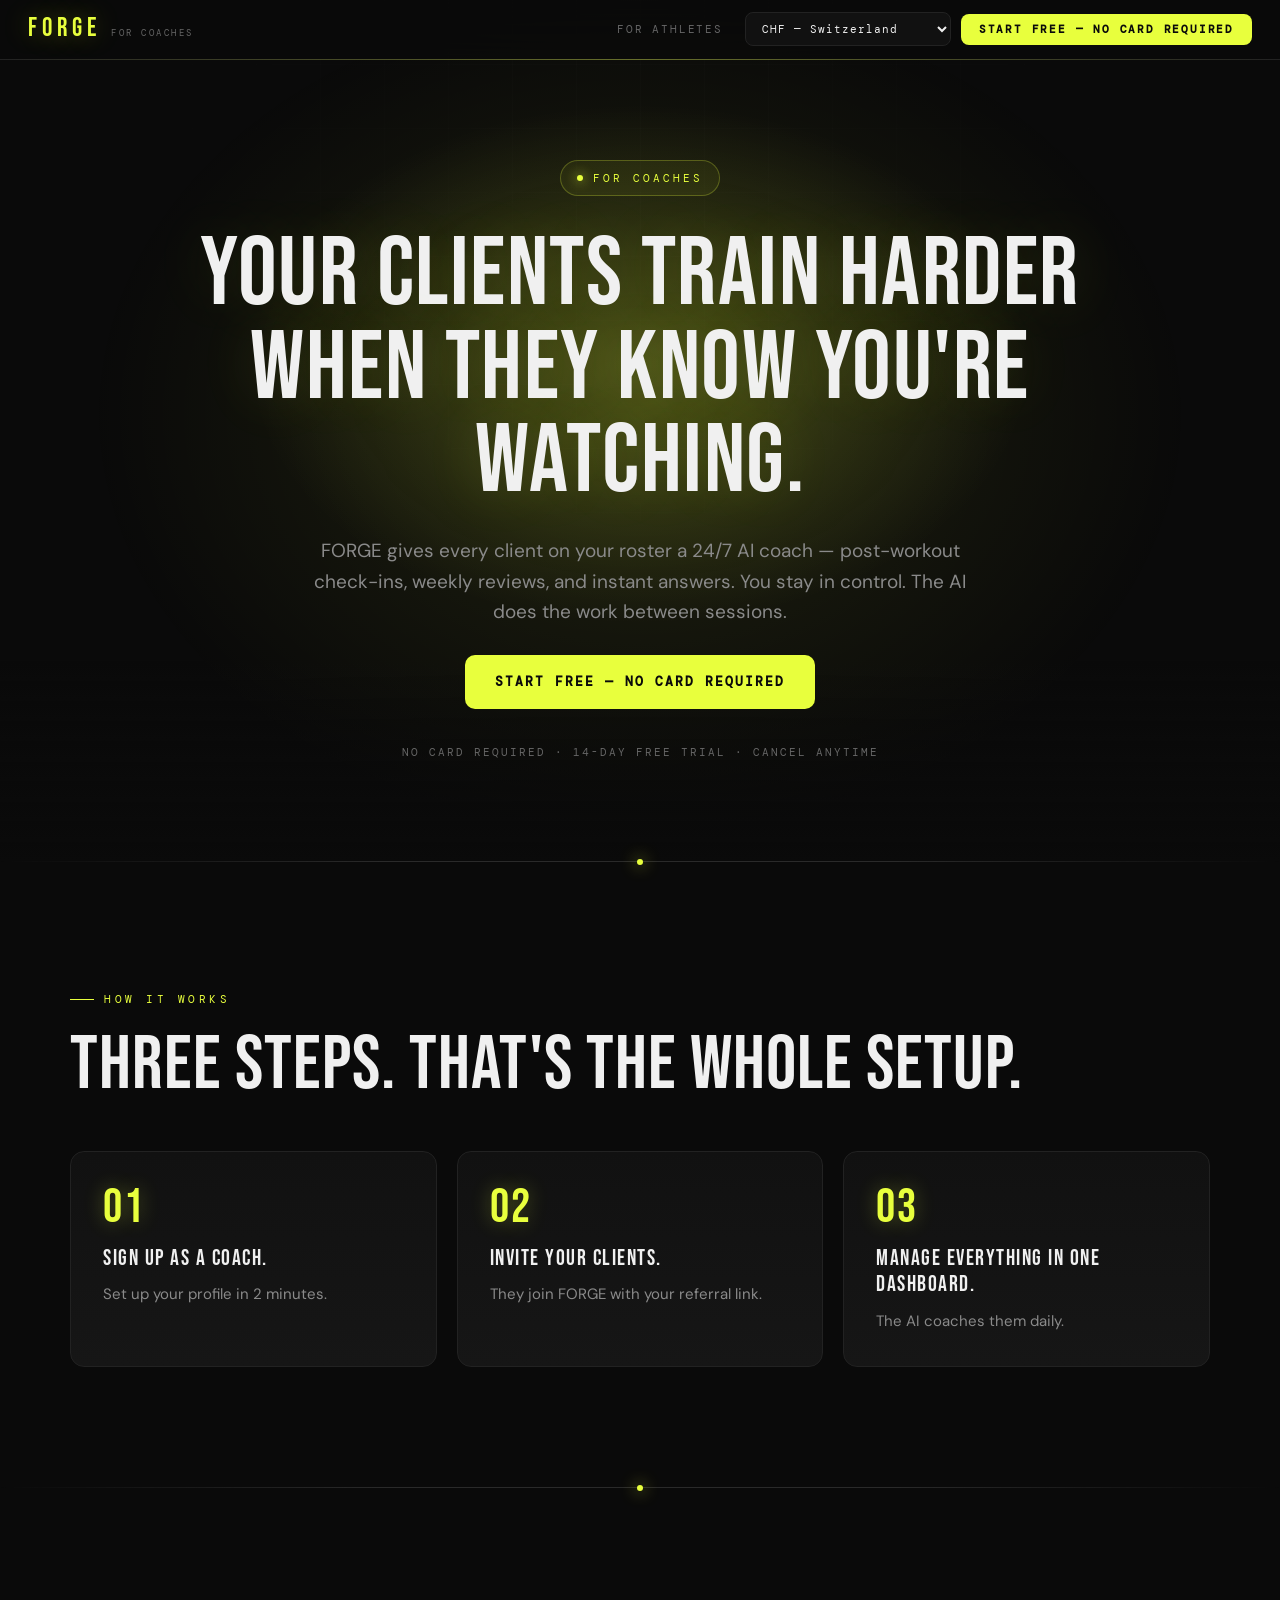
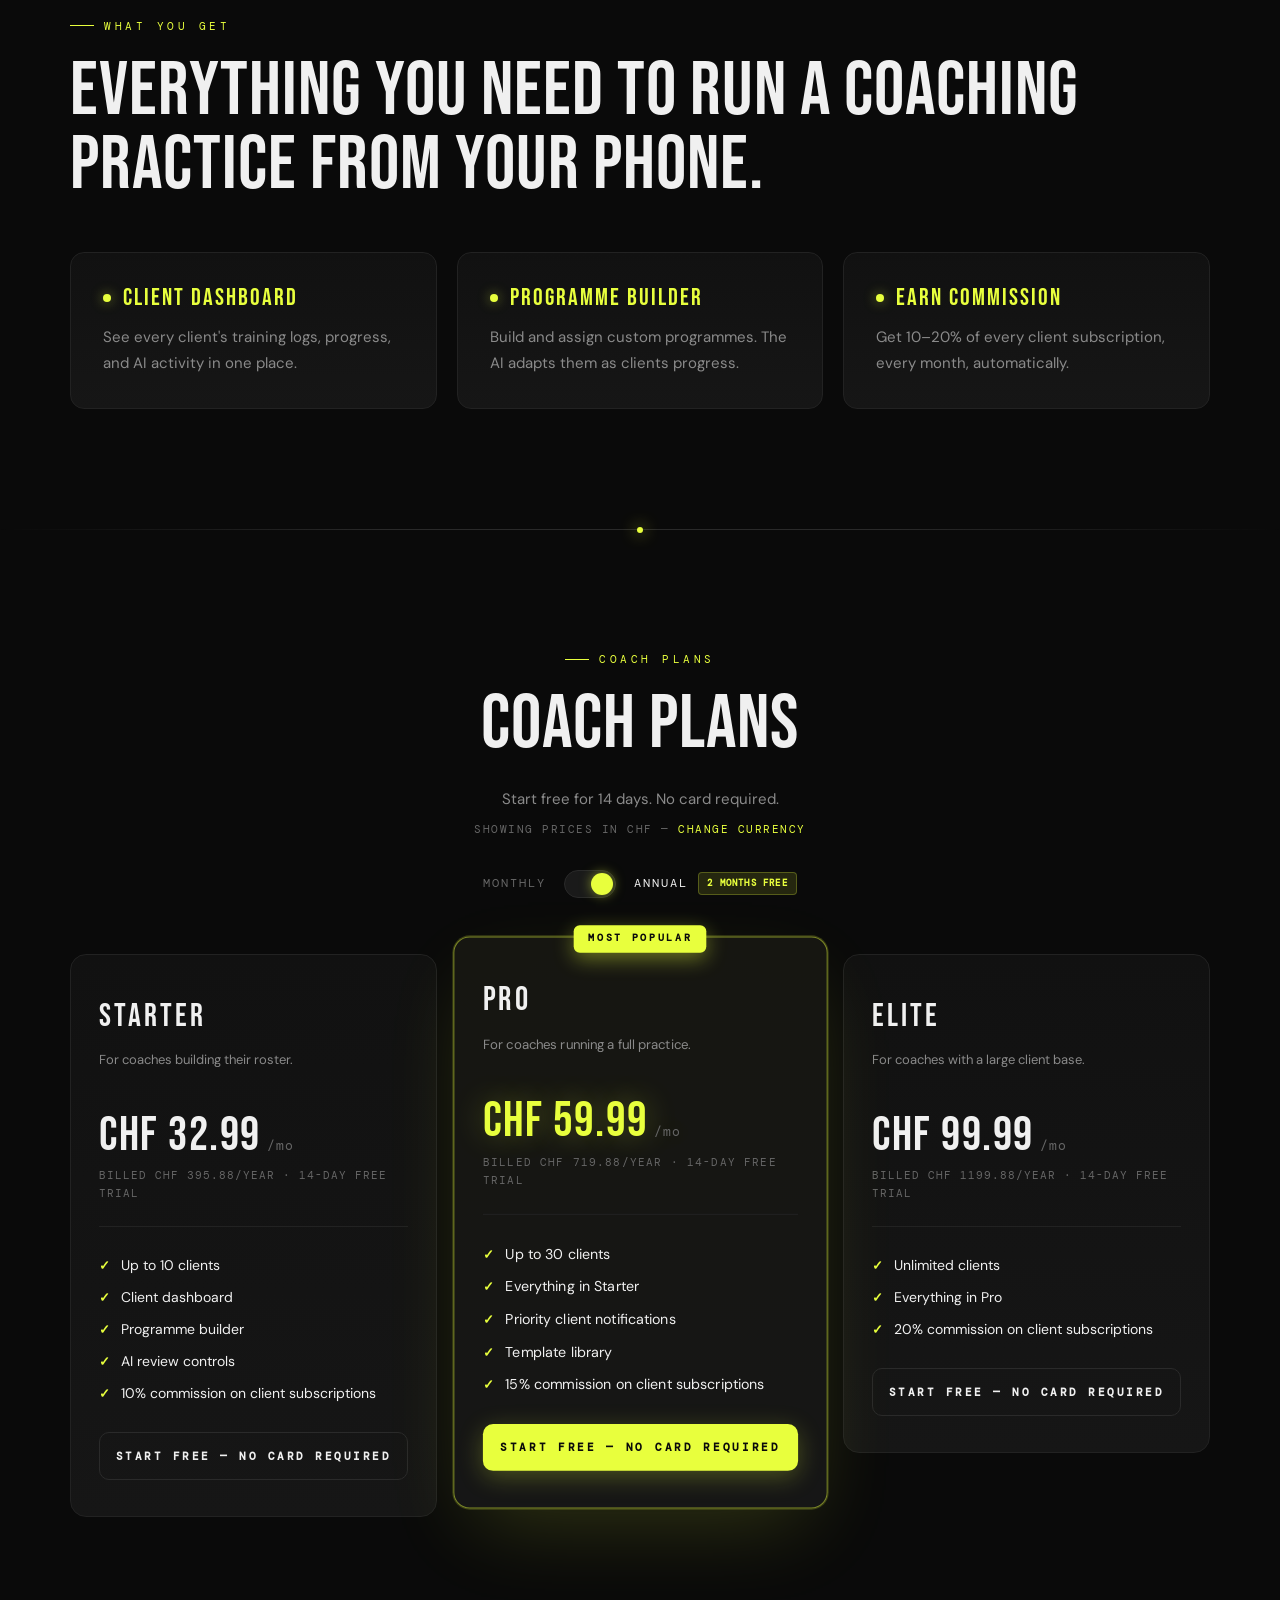
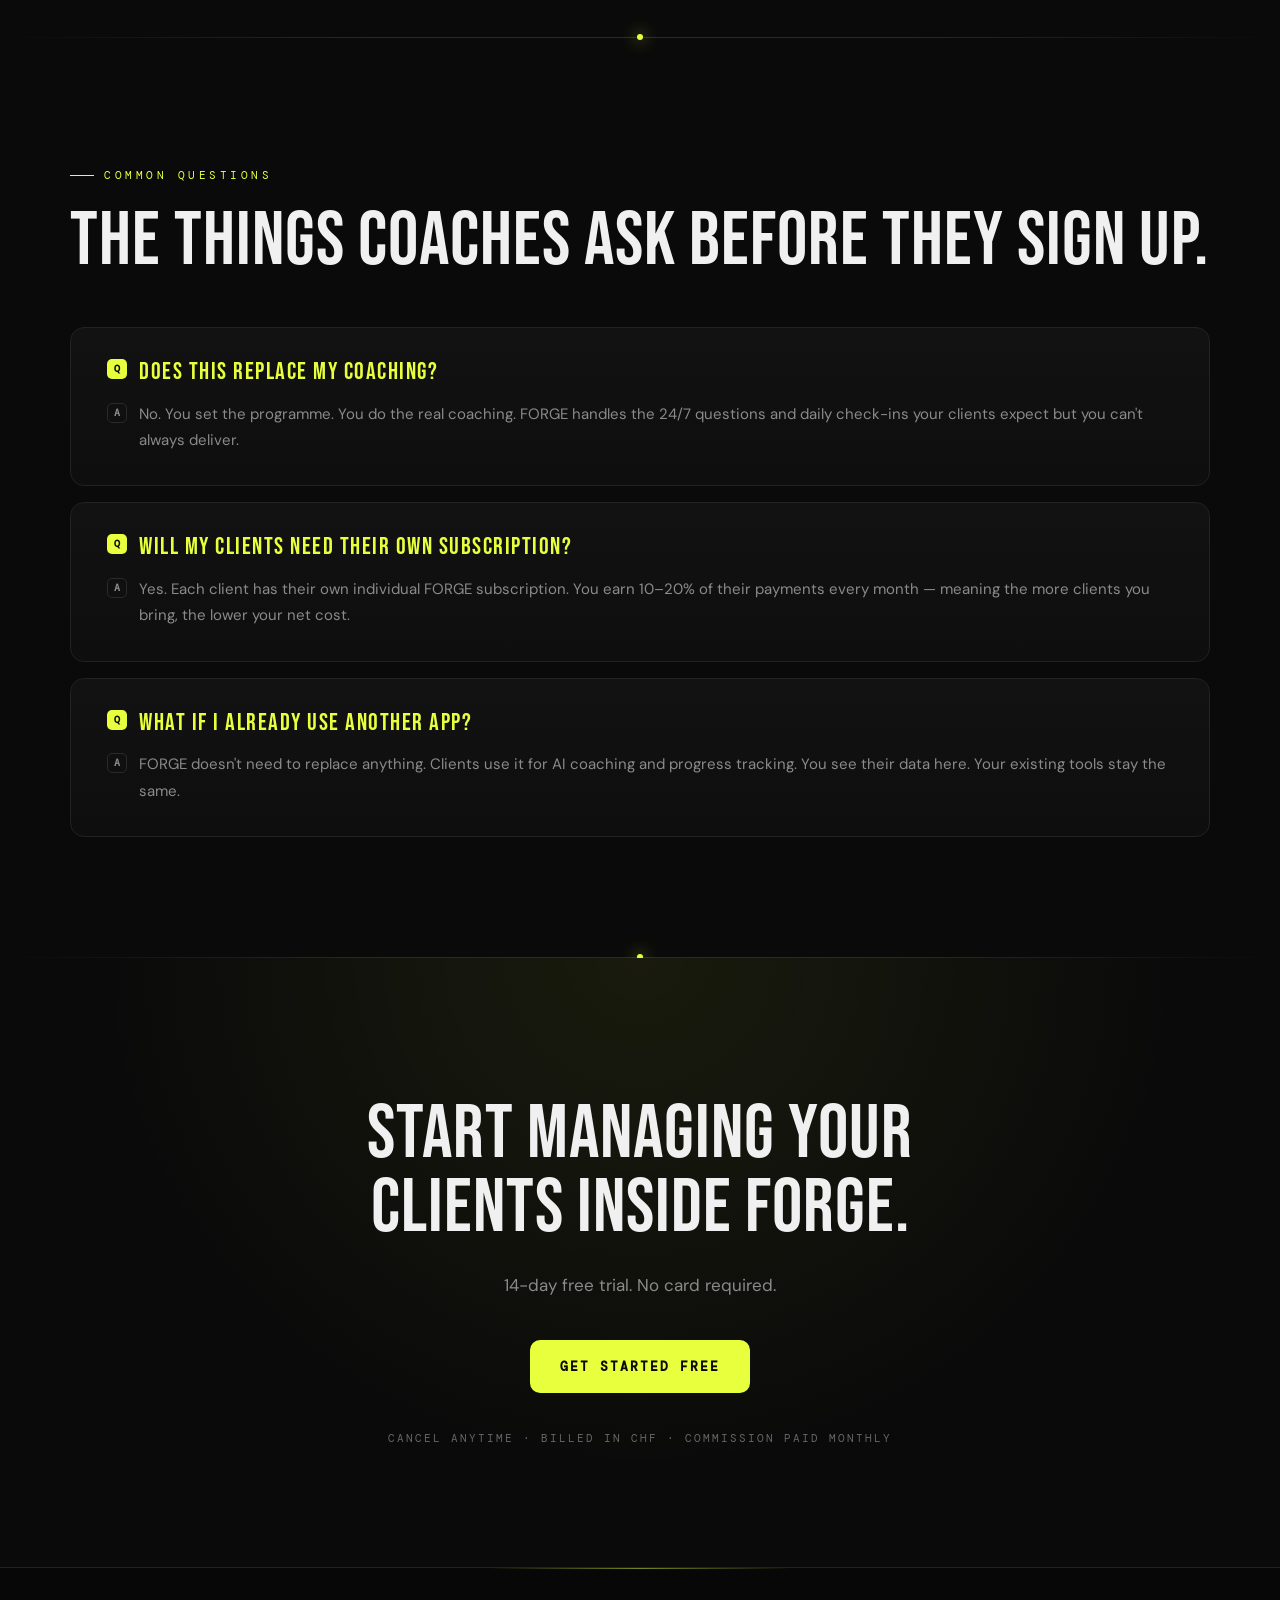
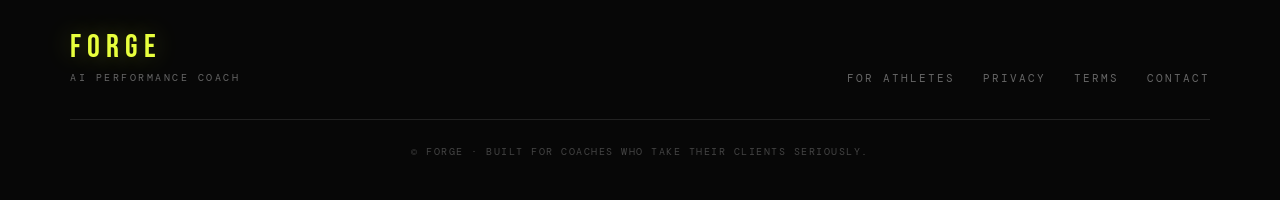
<file: coaches.html>
<!DOCTYPE html>
<html lang="en">
<head>
<meta charset="UTF-8">
<meta name="viewport" content="width=device-width, initial-scale=1.0">
<title>FORGE for Coaches — Manage every client in one place</title>
<meta name="description" content="Give your clients 24/7 AI coaching. Manage their programmes and progress in one place. Earn commission on every client subscription.">
<link href="https://fonts.googleapis.com/css2?family=Bebas+Neue&family=DM+Mono:wght@300;400;500&family=DM+Sans:wght@300;400;500;600;700&display=swap" rel="stylesheet">
<style>
*,*::before,*::after{box-sizing:border-box;margin:0;padding:0}
:root{
  --bg:#0a0a0a;--surface:#111111;--surface2:#1a1a1a;--surface3:#161616;--border:#222222;--border2:#2a2a2a;
  --accent:#e8ff3d;--accent-dim:#b8cc2e;--accent2:#ff6b35;--text:#f0f0f0;--muted:#666666;--muted2:#8a8a8a;
  --red:#ff4444;--green:#39d98a;--accent-pressed:#d4eb1e;
  --shadow-card:0 1px 0 rgba(255,255,255,0.04) inset, 0 30px 60px -30px rgba(0,0,0,0.6);
  --grid-color:rgba(255,255,255,0.025);
}
html{scroll-behavior:smooth;-webkit-font-smoothing:antialiased;-moz-osx-font-smoothing:grayscale;overflow-x:hidden}
body{background:var(--bg);color:var(--text);font-family:'DM Sans',sans-serif;font-size:16px;line-height:1.65;overflow-x:hidden;min-height:100vh;width:100%;max-width:100vw}
img,svg{max-width:100%}

body::before{
  content:"";position:fixed;inset:0;pointer-events:none;z-index:1;
  background-image:
    linear-gradient(var(--grid-color) 1px,transparent 1px),
    linear-gradient(90deg,var(--grid-color) 1px,transparent 1px);
  background-size:64px 64px;
  mask-image:radial-gradient(ellipse at top, rgba(0,0,0,0.6), transparent 70%);
  -webkit-mask-image:radial-gradient(ellipse at top, rgba(0,0,0,0.6), transparent 70%);
}
nav,section,footer,.section-divider{position:relative;z-index:2}

/* NAV */
.nav{position:fixed;top:0;left:0;right:0;z-index:1000;background:rgba(10,10,10,0.72);backdrop-filter:blur(18px) saturate(140%);-webkit-backdrop-filter:blur(18px) saturate(140%);border-bottom:1px solid var(--border);height:60px;display:flex;align-items:center;justify-content:space-between;padding:0 28px}
.nav::after{content:"";position:absolute;left:0;right:0;bottom:-1px;height:1px;background:linear-gradient(90deg,transparent,rgba(232,255,61,0.35),transparent)}
.nav-logo{display:flex;align-items:baseline;gap:10px}
.nav-logo-name{font-family:'Bebas Neue',sans-serif;font-size:26px;letter-spacing:5px;color:var(--accent);text-shadow:0 0 24px rgba(232,255,61,0.35)}
.nav-logo-sub{font-family:'DM Mono',monospace;font-size:9px;color:var(--muted);letter-spacing:2.5px;text-transform:uppercase}
.nav-right{display:flex;align-items:center;gap:10px}
.nav-link{font-family:'DM Mono',monospace;font-size:11px;letter-spacing:1.8px;text-transform:uppercase;color:var(--muted);text-decoration:none;padding:8px 12px;border-radius:8px;transition:color .15s}
.nav-link:hover{color:var(--text)}
.currency-select{background:var(--surface);border:1px solid var(--border);color:var(--text);font-family:'DM Mono',monospace;font-size:11px;letter-spacing:1px;padding:8px 12px;border-radius:8px;cursor:pointer;outline:none;transition:all .15s}
.currency-select:hover{border-color:var(--border2);background:var(--surface2)}
.currency-select:focus{border-color:var(--accent);box-shadow:0 0 0 3px rgba(232,255,61,0.1)}
.nav-cta{background:var(--accent);color:var(--bg);border:none;border-radius:8px;padding:10px 18px;font-family:'DM Mono',monospace;font-size:11px;font-weight:700;letter-spacing:1.8px;text-transform:uppercase;cursor:pointer;transition:all .2s;text-decoration:none;display:inline-block;line-height:1}
.nav-cta:hover{background:var(--accent-pressed);box-shadow:0 8px 30px rgba(232,255,61,0.35);transform:translateY(-1px)}

/* SECTIONS */
.section{width:100%;padding:120px 24px;position:relative}
.section-inner{max-width:1140px;margin:0 auto}
.section-divider{width:100%;height:1px;background:linear-gradient(90deg,transparent,var(--border2) 30%,var(--border2) 70%,transparent);position:relative}
.section-divider::after{content:"";position:absolute;left:50%;top:50%;transform:translate(-50%,-50%);width:6px;height:6px;background:var(--accent);border-radius:50%;box-shadow:0 0 16px var(--accent)}
.section-label{font-family:'DM Mono',monospace;font-size:11px;letter-spacing:3.5px;text-transform:uppercase;color:var(--accent);margin-bottom:20px;display:inline-flex;align-items:center;gap:10px}
.section-label::before{content:"";width:24px;height:1px;background:var(--accent)}
h2{font-family:'Bebas Neue',sans-serif;font-size:clamp(40px,6vw,76px);line-height:0.98;letter-spacing:1px;color:var(--text);margin-bottom:24px;font-weight:400}
.section-body{font-size:17px;color:var(--muted2);max-width:700px;line-height:1.7;margin-bottom:48px}

/* HERO */
.hero{padding:160px 24px 100px;position:relative;text-align:center;overflow:hidden}
.hero::before{
  content:"";position:absolute;top:-10%;left:50%;transform:translateX(-50%);width:1300px;height:1000px;
  background:
    radial-gradient(ellipse 600px 400px at center 45%,rgba(232,255,61,0.22),transparent 65%),
    radial-gradient(ellipse at center,rgba(232,255,61,0.10),transparent 60%);
  pointer-events:none;z-index:0;
}
.hero::after{content:"";position:absolute;bottom:0;left:0;right:0;height:200px;background:linear-gradient(to bottom,transparent,var(--bg));pointer-events:none;z-index:0}
.hero > *{position:relative;z-index:2}
.hero-eyebrow{display:inline-flex;align-items:center;gap:10px;font-family:'DM Mono',monospace;font-size:11px;letter-spacing:3px;text-transform:uppercase;color:var(--accent);background:rgba(232,255,61,0.06);border:1px solid rgba(232,255,61,0.25);padding:8px 16px;border-radius:100px;margin-bottom:32px}
.hero-eyebrow::before{content:"";width:6px;height:6px;background:var(--accent);border-radius:50%;box-shadow:0 0 12px var(--accent)}
.hero h1{font-family:'Bebas Neue',sans-serif;font-size:clamp(48px,7.6vw,98px);line-height:0.96;letter-spacing:1.5px;font-weight:400;max-width:980px;margin:0 auto 28px;color:var(--text);text-shadow:0 0 60px rgba(232,255,61,0.12)}
.hero-sub{font-size:19px;color:var(--muted2);max-width:680px;margin:0 auto 28px;line-height:1.6}
.hero-cta{display:inline-block;background:var(--accent);color:var(--bg);border:none;border-radius:10px;padding:16px 30px;font-family:'DM Mono',monospace;font-size:13px;font-weight:700;letter-spacing:2px;text-transform:uppercase;cursor:pointer;text-decoration:none;transition:all .2s;margin-bottom:18px}
.hero-cta:hover{background:var(--accent-pressed);transform:translateY(-2px);box-shadow:0 14px 40px rgba(232,255,61,0.35)}
.hero-trust{font-family:'DM Mono',monospace;font-size:11px;letter-spacing:2px;text-transform:uppercase;color:var(--muted);margin-top:16px}

/* HOW IT WORKS */
.steps{display:grid;grid-template-columns:repeat(3,1fr);gap:20px;margin-top:48px}
.step{background:linear-gradient(180deg,var(--surface),var(--surface3));border:1px solid var(--border);border-radius:14px;padding:32px;position:relative;transition:all .25s ease}
.step:hover{transform:translateY(-3px);border-color:var(--border2)}
.step-num{font-family:'Bebas Neue',sans-serif;font-size:48px;letter-spacing:2px;color:var(--accent);line-height:1;margin-bottom:14px;text-shadow:0 0 20px rgba(232,255,61,0.3)}
.step-title{font-family:'Bebas Neue',sans-serif;font-size:22px;letter-spacing:1.5px;color:var(--text);margin-bottom:10px;line-height:1.2}
.step-body{font-size:15px;color:var(--muted2);line-height:1.7}

/* FEATURE CARDS */
.features{display:grid;grid-template-columns:repeat(3,1fr);gap:20px;margin-top:48px}
.card{background:linear-gradient(180deg,var(--surface),var(--surface3));border:1px solid var(--border);border-radius:14px;padding:32px;position:relative;transition:all .25s ease;overflow:hidden}
.card:hover{transform:translateY(-3px);border-color:var(--border2);box-shadow:0 20px 50px -20px rgba(0,0,0,0.6)}
.card-title{font-family:'Bebas Neue',sans-serif;font-size:24px;letter-spacing:2px;color:var(--accent);margin-bottom:14px;line-height:1.1;display:flex;align-items:center;gap:12px}
.card-title::before{content:"";display:inline-block;width:8px;height:8px;background:var(--accent);border-radius:50%;box-shadow:0 0 12px rgba(232,255,61,0.5)}
.card-body{font-size:15px;color:var(--muted2);line-height:1.7}

/* PRICING */
.pricing-meta{text-align:center;margin-bottom:32px}
.pricing-sub{color:var(--muted2);font-size:15px;margin-bottom:8px}
.pricing-currency-note{font-family:'DM Mono',monospace;font-size:11px;color:var(--muted);letter-spacing:1.5px;text-transform:uppercase}
.pricing-currency-note a{color:var(--accent);cursor:pointer;text-decoration:none}
.pricing-currency-note a:hover{text-decoration:underline}

.billing-toggle{display:flex;align-items:center;justify-content:center;gap:18px;margin-bottom:56px;flex-wrap:wrap}
.toggle-label{font-family:'DM Mono',monospace;font-size:12px;letter-spacing:2px;text-transform:uppercase;color:var(--muted);transition:color .15s;display:inline-flex;align-items:center;gap:10px}
.toggle-label.active{color:var(--text)}
.toggle-pill{width:52px;height:28px;background:var(--surface2);border:1px solid var(--border2);border-radius:100px;position:relative;cursor:pointer;transition:background .2s}
.toggle-knob{position:absolute;top:2px;right:2px;width:22px;height:22px;background:var(--accent);border-radius:50%;transition:right .2s ease;box-shadow:0 0 12px rgba(232,255,61,0.5)}
.toggle-pill.monthly .toggle-knob{right:calc(100% - 24px)}
.save-badge{background:rgba(232,255,61,0.12);color:var(--accent);font-family:'DM Mono',monospace;font-size:9px;font-weight:600;letter-spacing:1.2px;padding:3px 8px;border-radius:4px;border:1px solid rgba(232,255,61,0.25)}

.tier-cards{display:grid;grid-template-columns:repeat(3,1fr);gap:20px;align-items:start}
.tier-card{background:linear-gradient(180deg,var(--surface),var(--surface3));border:1px solid var(--border);border-radius:16px;padding:36px 28px;position:relative;transition:all .25s ease;display:flex;flex-direction:column}
.tier-card:hover{transform:translateY(-4px);border-color:var(--border2);box-shadow:0 30px 60px -25px rgba(0,0,0,0.7)}
.tier-card.recommended{
  border:1px solid rgba(232,255,61,0.5);
  background:linear-gradient(180deg,#161611,var(--surface3));
  box-shadow:0 0 0 1px rgba(232,255,61,0.2),0 30px 80px -20px rgba(232,255,61,0.18);
  transform:translateY(-12px) scale(1.02);
  z-index:2;
}
.tier-card.recommended:hover{transform:translateY(-16px) scale(1.02)}
.tier-badge{position:absolute;top:-12px;left:50%;transform:translateX(-50%);background:var(--accent);color:var(--bg);font-family:'DM Mono',monospace;font-size:10px;font-weight:700;letter-spacing:2.5px;padding:5px 14px;border-radius:6px;box-shadow:0 6px 20px rgba(232,255,61,0.4)}
.tier-name{font-family:'Bebas Neue',sans-serif;font-size:32px;letter-spacing:3px;color:var(--text);margin-bottom:6px}
.tier-tagline{font-size:13px;color:var(--muted2);margin-bottom:24px;line-height:1.5;min-height:38px}
.tier-price-main{font-family:'Bebas Neue',sans-serif;font-size:48px;letter-spacing:1.5px;color:var(--text);line-height:1;margin-bottom:6px}
.tier-card.recommended .tier-price-main{color:var(--accent);text-shadow:0 0 30px rgba(232,255,61,0.3)}
.tier-price-period{font-family:'DM Mono',monospace;font-size:13px;color:var(--muted);letter-spacing:1px;margin-left:6px;font-weight:400}
.tier-price-note{font-family:'DM Mono',monospace;font-size:11px;color:var(--muted);letter-spacing:1px;text-transform:uppercase;margin-bottom:28px;padding-bottom:24px;border-bottom:1px solid var(--border)}
.tier-features{display:flex;flex-direction:column;gap:11px;margin-bottom:28px;flex:1}
.tier-feature{display:flex;align-items:flex-start;gap:11px;font-size:14px;color:var(--text);line-height:1.5}
.tier-check{color:var(--accent);font-weight:700;flex-shrink:0;margin-top:1px;font-size:13px}
.tier-btn{width:100%;border:none;border-radius:10px;padding:14px;font-family:'DM Mono',monospace;font-size:11px;font-weight:700;letter-spacing:2.5px;text-transform:uppercase;cursor:pointer;transition:all .2s;margin-top:auto;text-decoration:none;text-align:center;display:block;box-sizing:border-box}
.tier-btn.primary{background:var(--accent);color:var(--bg);box-shadow:0 6px 24px rgba(232,255,61,0.25)}
.tier-btn.primary:hover{background:var(--accent-pressed);transform:translateY(-2px);box-shadow:0 12px 36px rgba(232,255,61,0.4)}
.tier-btn.secondary{background:transparent;color:var(--text);border:1px solid var(--border2)}
.tier-btn.secondary:hover{border-color:var(--accent);color:var(--accent);background:rgba(232,255,61,0.04)}

/* OBJECTIONS */
.objection-cards{display:flex;flex-direction:column;gap:16px;margin-top:48px}
.objection-cards .card{padding:30px 36px 32px;background:linear-gradient(180deg,#121212,#0e0e0e);border-color:var(--border);position:relative}
.obj-q{font-family:'Bebas Neue',sans-serif;font-size:24px;letter-spacing:1.5px;color:var(--accent);margin-bottom:14px;line-height:1.2;position:relative;padding-left:32px}
.obj-q::before{content:"Q";position:absolute;left:0;top:1px;font-family:'DM Mono',monospace;font-size:10px;font-weight:700;color:var(--bg);background:var(--accent);width:20px;height:20px;border-radius:5px;display:inline-flex;align-items:center;justify-content:center;letter-spacing:0;line-height:1}
.obj-a{font-size:15px;color:var(--muted2);line-height:1.75;position:relative;padding-left:32px}
.obj-a::before{content:"A";position:absolute;left:0;top:2px;font-family:'DM Mono',monospace;font-size:10px;font-weight:700;color:var(--muted2);background:transparent;border:1px solid var(--border2);width:20px;height:20px;border-radius:5px;display:inline-flex;align-items:center;justify-content:center;letter-spacing:0;line-height:1}

/* FINAL CTA */
.final-cta{background:radial-gradient(ellipse at center top,rgba(232,255,61,0.07),transparent 60%),var(--bg);padding:140px 24px 120px;text-align:center}
.final-cta h2{text-align:center}
.final-cta-body{font-size:17px;color:var(--muted2);margin:24px auto 40px;line-height:1.7;max-width:560px}

/* FOOTER */
.footer{padding:64px 28px 40px;border-top:1px solid var(--border);background:#070707;position:relative}
.footer::before{content:"";position:absolute;top:0;left:50%;transform:translateX(-50%);width:300px;height:1px;background:linear-gradient(90deg,transparent,var(--accent),transparent);opacity:0.5}
.footer-inner{max-width:1140px;margin:0 auto;display:flex;justify-content:space-between;align-items:flex-end;gap:32px;flex-wrap:wrap}
.footer-brand{display:flex;flex-direction:column;gap:6px}
.footer-wordmark{font-family:'Bebas Neue',sans-serif;font-size:32px;letter-spacing:6px;color:var(--accent);text-shadow:0 0 24px rgba(232,255,61,0.3);line-height:1}
.footer-tag{font-family:'DM Mono',monospace;font-size:10px;letter-spacing:2.5px;text-transform:uppercase;color:var(--muted)}
.footer-right{display:flex;gap:28px;align-items:center;font-family:'DM Mono',monospace;font-size:11px;letter-spacing:2px;text-transform:uppercase}
.footer-link{color:var(--muted);text-decoration:none;transition:color .15s}
.footer-link:hover{color:var(--accent)}
.footer-bottom{max-width:1140px;margin:32px auto 0;padding-top:24px;border-top:1px solid var(--border);font-family:'DM Mono',monospace;font-size:10px;letter-spacing:1.5px;text-transform:uppercase;color:#444;text-align:center}

@media (max-width:880px){
  .steps,.features,.tier-cards{grid-template-columns:1fr}
  .tier-card.recommended{transform:none}
  .tier-card.recommended:hover{transform:translateY(-3px)}
  .section{padding:80px 24px}
  .nav{padding:0 16px}
  .nav-link{display:none}
}
</style>
</head>
<body>

<nav class="nav">
  <div class="nav-logo">
    <span class="nav-logo-name">FORGE</span>
    <span class="nav-logo-sub">For Coaches</span>
  </div>
  <div class="nav-right">
    <a class="nav-link" href="/">For athletes</a>
    <select class="currency-select" id="currencySelect" onchange="setCurrency(this.value)">
      <option value="CHF">CHF — Switzerland</option>
      <option value="GBP">GBP — United Kingdom</option>
      <option value="EUR">EUR — Europe</option>
      <option value="USD">USD — United States</option>
    </select>
    <a class="nav-cta" href="/app.html?coach_signup=true" data-i18n="nav_trial_btn">Start free — no card required</a>
  </div>
</nav>

<!-- HERO -->
<section class="hero">
  <div class="hero-eyebrow" data-i18n="hero_eyebrow">FOR COACHES</div>
  <h1 data-i18n="hero_h1">Your clients train harder when they know you're watching.</h1>
  <div class="hero-sub" data-i18n="hero_sub">FORGE gives every client on your roster a 24/7 AI coach — post-workout check-ins, weekly reviews, and instant answers. You stay in control. The AI does the work between sessions.</div>
  <a class="hero-cta" href="/app.html?coach_signup=true" data-i18n="hero_cta">Start free — no card required</a>
  <div class="hero-trust" data-i18n="hero_trust">No card required · 14-day free trial · Cancel anytime</div>
</section>

<div class="section-divider"></div>

<!-- HOW IT WORKS -->
<section class="section">
  <div class="section-inner">
    <div class="section-label" data-i18n="how_label">How it works</div>
    <h2 data-i18n="how_h2">Three steps. That's the whole setup.</h2>
    <div class="steps">
      <div class="step">
        <div class="step-num">01</div>
        <div class="step-title" data-i18n="step1_title">Sign up as a coach.</div>
        <div class="step-body" data-i18n="step1_body">Set up your profile in 2 minutes.</div>
      </div>
      <div class="step">
        <div class="step-num">02</div>
        <div class="step-title" data-i18n="step2_title">Invite your clients.</div>
        <div class="step-body" data-i18n="step2_body">They join FORGE with your referral link.</div>
      </div>
      <div class="step">
        <div class="step-num">03</div>
        <div class="step-title" data-i18n="step3_title">Manage everything in one dashboard.</div>
        <div class="step-body" data-i18n="step3_body">The AI coaches them daily.</div>
      </div>
    </div>
  </div>
</section>

<div class="section-divider"></div>

<!-- FEATURES -->
<section class="section">
  <div class="section-inner">
    <div class="section-label" data-i18n="features_label">What you get</div>
    <h2 data-i18n="features_h2">Everything you need to run a coaching practice from your phone.</h2>
    <div class="features">
      <div class="card">
        <div class="card-title" data-i18n="f1_title">Client dashboard</div>
        <div class="card-body" data-i18n="f1_body">See every client's training logs, progress, and AI activity in one place.</div>
      </div>
      <div class="card">
        <div class="card-title" data-i18n="f2_title">Programme builder</div>
        <div class="card-body" data-i18n="f2_body">Build and assign custom programmes. The AI adapts them as clients progress.</div>
      </div>
      <div class="card">
        <div class="card-title" data-i18n="f3_title">Earn commission</div>
        <div class="card-body" data-i18n="f3_body">Get 10–20% of every client subscription, every month, automatically.</div>
      </div>
    </div>
  </div>
</section>

<div class="section-divider"></div>

<!-- PRICING -->
<section class="section" id="pricing">
  <div class="section-inner">
    <div class="section-label" style="display:flex;justify-content:center" data-i18n="pricing_label">Coach plans</div>
    <h2 style="text-align:center" data-i18n="pricing_h2">Coach plans</h2>
    <div class="pricing-meta">
      <div class="pricing-sub" data-i18n="pricing_sub">Start free for 14 days. No card required.</div>
      <div class="pricing-currency-note">Showing prices in <span id="currencyLabel">CHF</span> — <a onclick="document.getElementById('currencySelect').focus()">change currency</a></div>
    </div>
    <div class="billing-toggle">
      <span class="toggle-label" id="lbl-monthly">Monthly</span>
      <div class="toggle-pill" id="billingToggle" onclick="toggleBilling()"><div class="toggle-knob"></div></div>
      <span class="toggle-label active" id="lbl-annual">Annual <span class="save-badge">2 months free</span></span>
    </div>
    <div class="tier-cards">
      <!-- STARTER -->
      <div class="tier-card">
        <div class="tier-name">Starter</div>
        <div class="tier-tagline" data-i18n="starter_tagline">For coaches building their roster.</div>
        <div class="tier-price-main" id="starter-price">CHF 32.99<span class="tier-price-period">/mo</span></div>
        <div class="tier-price-note" id="starter-note">14-day free trial</div>
        <div class="tier-features">
          <div class="tier-feature"><span class="tier-check">✓</span><span>Up to 10 clients</span></div>
          <div class="tier-feature"><span class="tier-check">✓</span><span>Client dashboard</span></div>
          <div class="tier-feature"><span class="tier-check">✓</span><span>Programme builder</span></div>
          <div class="tier-feature"><span class="tier-check">✓</span><span>AI review controls</span></div>
          <div class="tier-feature"><span class="tier-check">✓</span><span>10% commission on client subscriptions</span></div>
        </div>
        <a class="tier-btn secondary" href="/app.html?coach_signup=true">Start free — no card required</a>
      </div>
      <!-- PRO -->
      <div class="tier-card recommended">
        <div class="tier-badge">MOST POPULAR</div>
        <div class="tier-name">Pro</div>
        <div class="tier-tagline" data-i18n="pro_tagline">For coaches running a full practice.</div>
        <div class="tier-price-main" id="pro-price">CHF 59.99<span class="tier-price-period">/mo</span></div>
        <div class="tier-price-note" id="pro-note">14-day free trial</div>
        <div class="tier-features">
          <div class="tier-feature"><span class="tier-check">✓</span><span>Up to 30 clients</span></div>
          <div class="tier-feature"><span class="tier-check">✓</span><span>Everything in Starter</span></div>
          <div class="tier-feature"><span class="tier-check">✓</span><span>Priority client notifications</span></div>
          <div class="tier-feature"><span class="tier-check">✓</span><span>Template library</span></div>
          <div class="tier-feature"><span class="tier-check">✓</span><span>15% commission on client subscriptions</span></div>
        </div>
        <a class="tier-btn primary" href="/app.html?coach_signup=true">Start free — no card required</a>
      </div>
      <!-- ELITE -->
      <div class="tier-card">
        <div class="tier-name">Elite</div>
        <div class="tier-tagline" data-i18n="elite_tagline">For coaches with a large client base.</div>
        <div class="tier-price-main" id="elite-price">CHF 99.99<span class="tier-price-period">/mo</span></div>
        <div class="tier-price-note" id="elite-note">14-day free trial</div>
        <div class="tier-features">
          <div class="tier-feature"><span class="tier-check">✓</span><span>Unlimited clients</span></div>
          <div class="tier-feature"><span class="tier-check">✓</span><span>Everything in Pro</span></div>
          <div class="tier-feature"><span class="tier-check">✓</span><span>20% commission on client subscriptions</span></div>
        </div>
        <a class="tier-btn secondary" href="/app.html?coach_signup=true">Start free — no card required</a>
      </div>
    </div>
  </div>
</section>

<div class="section-divider"></div>

<!-- OBJECTIONS -->
<section class="section">
  <div class="section-inner">
    <div class="section-label" data-i18n="obj_label">Common questions</div>
    <h2 data-i18n="obj_h2">The things coaches ask<br>before they sign up.</h2>
    <div class="objection-cards">
      <div class="card">
        <div class="obj-q" data-i18n="obj1_q">Does this replace my coaching?</div>
        <div class="obj-a" data-i18n="obj1_a">No. You set the programme. You do the real coaching. FORGE handles the 24/7 questions and daily check-ins your clients expect but you can't always deliver.</div>
      </div>
      <div class="card">
        <div class="obj-q" data-i18n="obj2_q">Will my clients need their own subscription?</div>
        <div class="obj-a" data-i18n="obj2_a">Yes. Each client has their own individual FORGE subscription. You earn 10–20% of their payments every month — meaning the more clients you bring, the lower your net cost.</div>
      </div>
      <div class="card">
        <div class="obj-q" data-i18n="obj3_q">What if I already use another app?</div>
        <div class="obj-a" data-i18n="obj3_a">FORGE doesn't need to replace anything. Clients use it for AI coaching and progress tracking. You see their data here. Your existing tools stay the same.</div>
      </div>
    </div>
  </div>
</section>

<div class="section-divider"></div>

<!-- FINAL CTA -->
<section class="section final-cta">
  <div class="section-inner" style="max-width:680px;margin:0 auto">
    <h2 data-i18n="cta_h2">Start managing your clients inside FORGE.</h2>
    <div class="final-cta-body" data-i18n="cta_body">14-day free trial. No card required.</div>
    <a class="hero-cta" href="/app.html?coach_signup=true" data-i18n="cta_btn">Get started free</a>
    <div class="hero-trust" style="margin-top:18px" data-i18n="cta_trust">Cancel anytime · Billed in CHF · Commission paid monthly</div>
  </div>
</section>

<!-- FOOTER -->
<footer class="footer">
  <div class="footer-inner">
    <div class="footer-brand">
      <div class="footer-wordmark">FORGE</div>
      <div class="footer-tag">AI Performance Coach</div>
    </div>
    <div class="footer-right">
      <a class="footer-link" href="/">For athletes</a>
      <a class="footer-link" href="#">Privacy</a>
      <a class="footer-link" href="#">Terms</a>
      <a class="footer-link" href="mailto:hello@klemforge.com">Contact</a>
    </div>
  </div>
  <div class="footer-bottom">© FORGE · Built for coaches who take their clients seriously.</div>
</footer>

<script>
// ── COACH LANDING STRINGS — translation-ready ──
// Other language keys go here later. Same pattern as LANDING_STRINGS in index.html.
const COACH_STRINGS = {
  en: {
    // All visible copy lives here so future translations can plug in.
    nav_trial_btn: 'Start free — no card required',
    hero_eyebrow: 'FOR COACHES',
    hero_h1: "Your clients train harder when they know you're watching.",
    hero_sub: "FORGE gives every client on your roster a 24/7 AI coach — post-workout check-ins, weekly reviews, and instant answers. You stay in control. The AI does the work between sessions.",
    hero_cta: 'Start free — no card required',
    hero_trust: 'No card required · 14-day free trial · Cancel anytime',
    how_label: 'How it works',
    how_h2: "Three steps. That's the whole setup.",
    step1_title: 'Sign up as a coach.',
    step1_body: 'Set up your profile in 2 minutes.',
    step2_title: 'Invite your clients.',
    step2_body: 'They join FORGE with your referral link.',
    step3_title: 'Manage everything in one dashboard.',
    step3_body: 'The AI coaches them daily.',
    features_label: 'What you get',
    features_h2: 'Everything you need to run a coaching practice from your phone.',
    f1_title: 'Client dashboard',
    f1_body: "See every client's training logs, progress, and AI activity in one place.",
    f2_title: 'Programme builder',
    f2_body: 'Build and assign custom programmes. The AI adapts them as clients progress.',
    f3_title: 'Earn commission',
    f3_body: 'Get 10–20% of every client subscription, every month, automatically.',
    pricing_label: 'Coach plans',
    pricing_h2: 'Coach plans',
    pricing_sub: 'Start free for 14 days. No card required.',
    starter_tagline: 'For coaches building their roster.',
    pro_tagline: 'For coaches running a full practice.',
    elite_tagline: 'For coaches with a large client base.',
    obj_label: 'Common questions',
    obj_h2: 'The things coaches ask before they sign up.',
    obj1_q: 'Does this replace my coaching?',
    obj1_a: "No. You set the programme. You do the real coaching. FORGE handles the 24/7 questions and daily check-ins your clients expect but you can't always deliver.",
    obj2_q: 'Will my clients need their own subscription?',
    obj2_a: 'Yes. Each client has their own individual FORGE subscription. You earn 10–20% of their payments every month — meaning the more clients you bring, the lower your net cost.',
    obj3_q: 'What if I already use another app?',
    obj3_a: "FORGE doesn't need to replace anything. Clients use it for AI coaching and progress tracking. You see their data here. Your existing tools stay the same.",
    cta_h2: 'Start managing your clients inside FORGE.',
    cta_body: '14-day free trial. No card required.',
    cta_btn: 'Get started free',
    cta_trust: 'Cancel anytime · Billed in CHF · Commission paid monthly',
  },
};

// ── PRICING ────────────────────────────────────────────
const COACH_PRICES = {
  CHF: { starter: { monthly: 49,  annual: 32.99 }, pro: { monthly: 89,  annual: 59.99 }, elite: { monthly: 149, annual: 99.99 } },
  GBP: { starter: { monthly: 42,  annual: 27.99 }, pro: { monthly: 75,  annual: 49.99 }, elite: { monthly: 125, annual: 84.99 } },
  EUR: { starter: { monthly: 45,  annual: 29.99 }, pro: { monthly: 79,  annual: 52.99 }, elite: { monthly: 135, annual: 89.99 } },
  USD: { starter: { monthly: 49,  annual: 32.99 }, pro: { monthly: 89,  annual: 59.99 }, elite: { monthly: 149, annual: 99.99 } },
};

let currency = 'CHF';
let billing = 'annual'; // default

function setCurrency(c) {
  currency = c;
  document.getElementById('currencyLabel').textContent = c;
  renderPrices();
  try { localStorage.setItem('forge-coach-currency', c); } catch(e) {}
}

function toggleBilling() {
  billing = billing === 'annual' ? 'monthly' : 'annual';
  const pill = document.getElementById('billingToggle');
  pill.classList.toggle('monthly', billing === 'monthly');
  document.getElementById('lbl-monthly').classList.toggle('active', billing === 'monthly');
  document.getElementById('lbl-annual').classList.toggle('active', billing === 'annual');
  renderPrices();
}

function renderPrices() {
  const p = COACH_PRICES[currency];
  ['starter','pro','elite'].forEach(t => {
    const v = p[t][billing];
    const el = document.getElementById(t + '-price');
    if (el) el.innerHTML = `${currency} ${v}<span class="tier-price-period">/mo</span>`;
    const note = document.getElementById(t + '-note');
    if (note) {
      if (billing === 'annual') {
        const yearly = (p[t].annual * 12).toFixed(2);
        note.textContent = `Billed ${currency} ${yearly}/year · 14-day free trial`;
      } else {
        note.textContent = '14-day free trial';
      }
    }
  });
}

// ── LIGHT i18n PLUMBING ────────────────────────────────
// Currently English only. Drop a new key into COACH_STRINGS to add a language.
function applyCoachStrings(code) {
  const s = COACH_STRINGS[code] || COACH_STRINGS.en;
  document.querySelectorAll('[data-i18n]').forEach(el => {
    const key = el.getAttribute('data-i18n');
    if (s[key]) el.textContent = s[key];
  });
}

// ── INIT ───────────────────────────────────────────────
(function init() {
  try {
    const saved = localStorage.getItem('forge-coach-currency');
    if (saved && COACH_PRICES[saved]) {
      currency = saved;
      document.getElementById('currencySelect').value = saved;
      document.getElementById('currencyLabel').textContent = saved;
    }
  } catch(e) {}
  renderPrices();
  applyCoachStrings('en');
})();
</script>
</body>
</html>
</file>
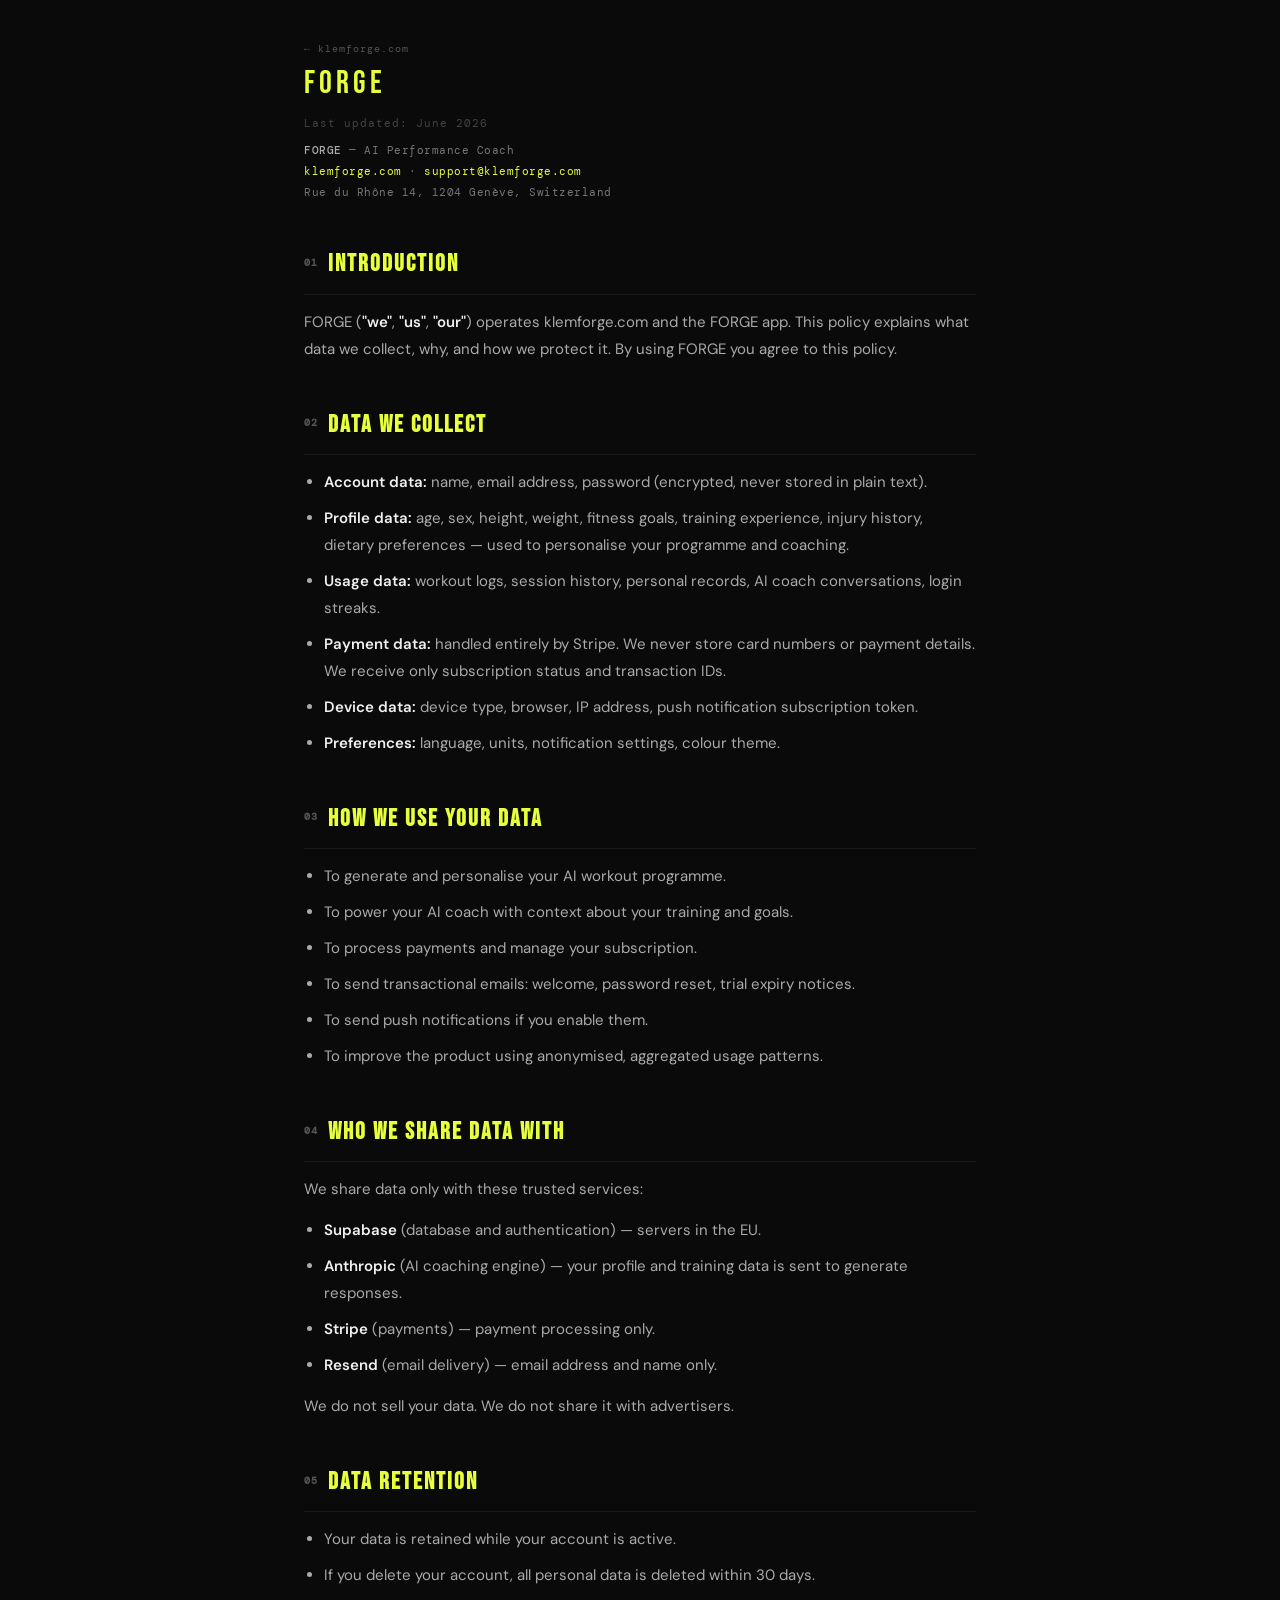
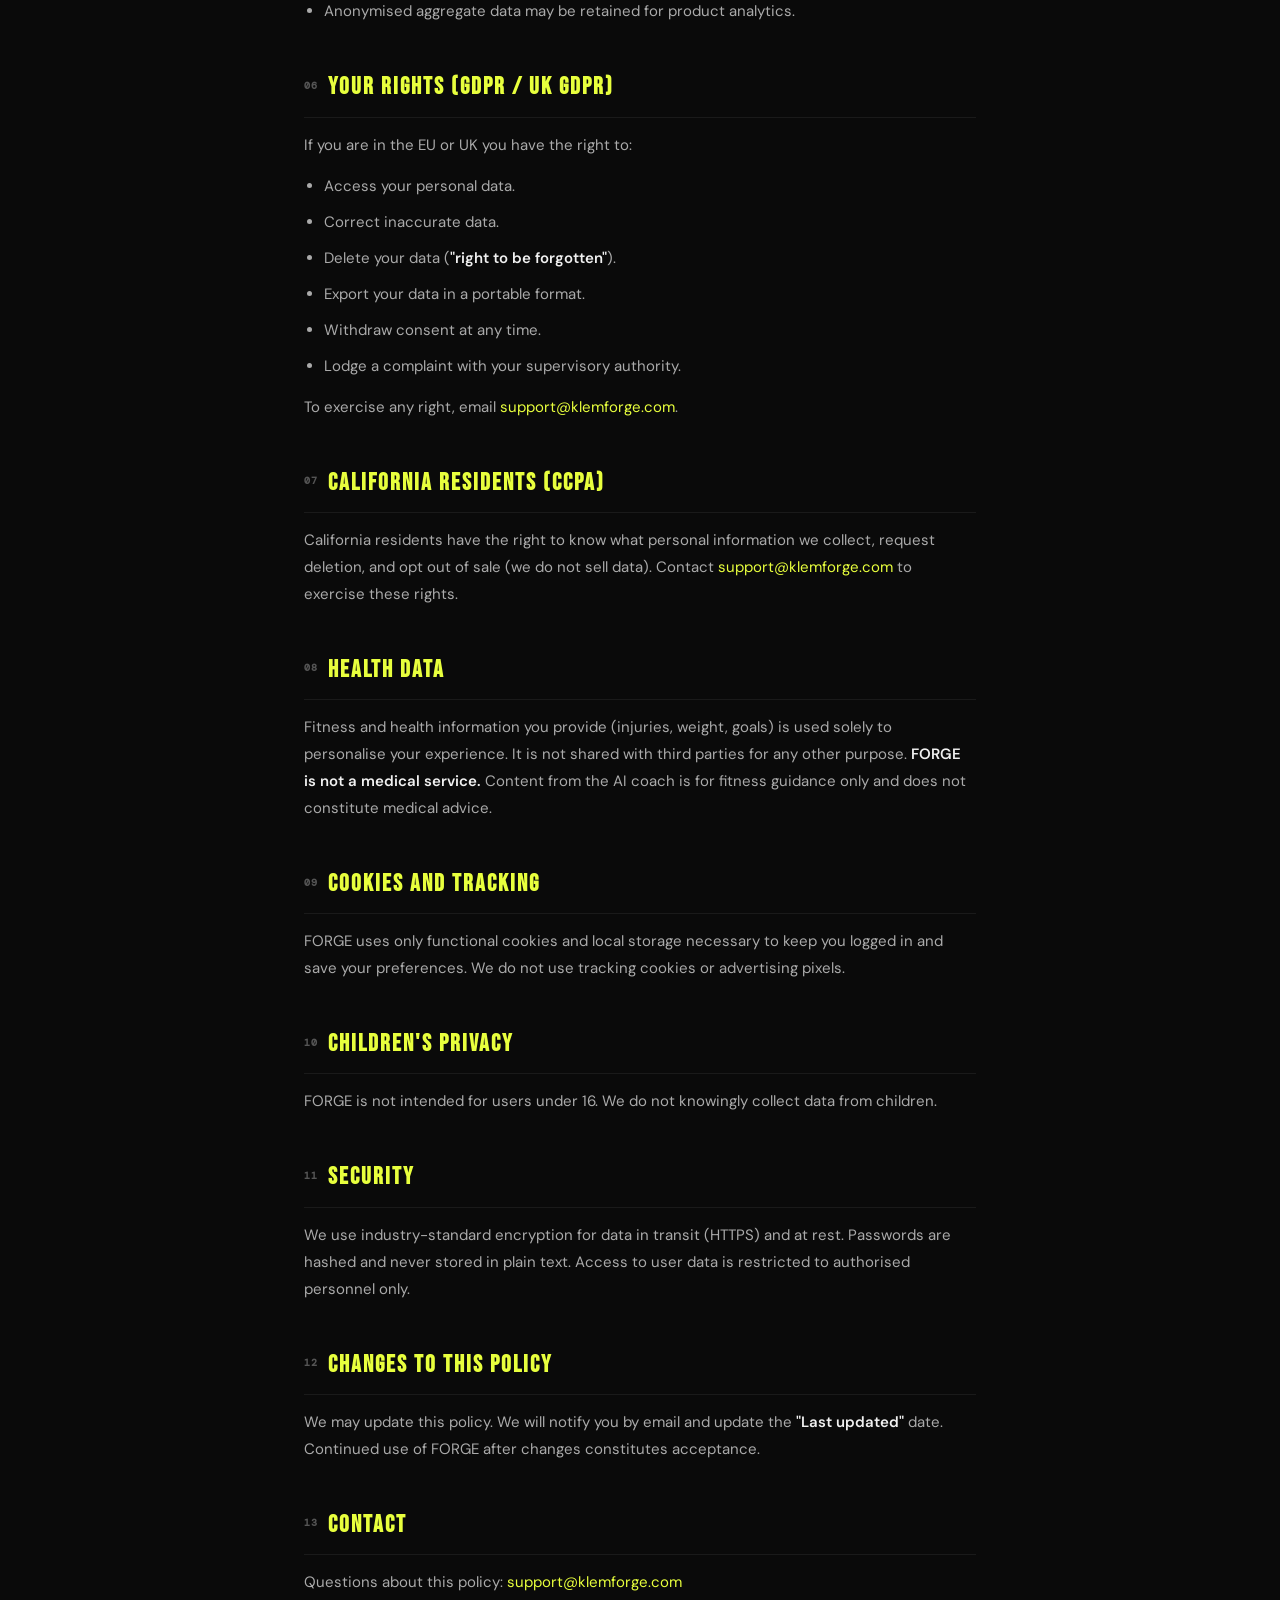
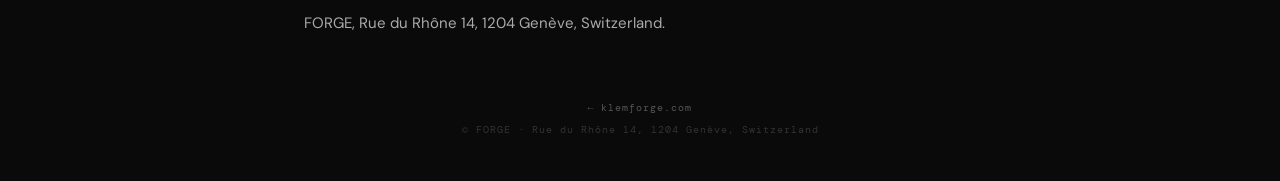
<file: privacy.html>
<!DOCTYPE html>
<html lang="en">
<head>
  <meta charset="utf-8">
  <meta name="viewport" content="width=device-width, initial-scale=1">
  <meta name="color-scheme" content="dark">
  <title>Privacy Policy — FORGE</title>
  <link rel="preconnect" href="https://fonts.googleapis.com">
  <link rel="preconnect" href="https://fonts.gstatic.com" crossorigin>
  <link href="https://fonts.googleapis.com/css2?family=Bebas+Neue&family=DM+Mono:wght@400;500&family=DM+Sans:wght@400;500;600&display=swap" rel="stylesheet">
  <style>
    * { box-sizing: border-box; }
    html { -webkit-text-size-adjust: 100%; }
    body {
      background: #0a0a0a;
      color: #f0f0f0;
      font-family: 'DM Sans', sans-serif;
      max-width: 720px;
      margin: 0 auto;
      padding: 40px 24px;
      line-height: 1.8;
      -webkit-font-smoothing: antialiased;
    }
    .top { display: flex; flex-direction: column; gap: 10px; margin-bottom: 6px; }
    .back { font-family: 'DM Mono', monospace; font-size: 10px; letter-spacing: 1px; color: #555; text-decoration: none; transition: color .15s; }
    .back:hover { color: #e8ff3d; }
    .wordmark { font-family: 'Bebas Neue', sans-serif; font-size: 32px; letter-spacing: 4px; color: #e8ff3d; line-height: 1; }
    .updated { font-family: 'DM Mono', monospace; font-size: 11px; color: #444; letter-spacing: 1px; margin: 14px 0 6px; }
    .meta { font-family: 'DM Mono', monospace; font-size: 11px; color: #777; letter-spacing: 0.5px; line-height: 1.9; }
    .meta b { color: #aaa; font-weight: 500; }
    h2 {
      font-family: 'Bebas Neue', sans-serif;
      font-size: 24px;
      letter-spacing: 2px;
      color: #e8ff3d;
      margin: 40px 0 14px;
      border-bottom: 1px solid #1a1a1a;
      padding-bottom: 8px;
    }
    h2 .num { font-family: 'DM Mono', monospace; font-size: 10px; color: #555; letter-spacing: 1px; margin-right: 10px; vertical-align: middle; }
    p, li { font-family: 'DM Sans', sans-serif; font-size: 15px; color: #aaa; line-height: 1.8; }
    p { margin: 0 0 14px; }
    ul { margin: 0 0 14px; padding-left: 20px; }
    li { margin-bottom: 9px; }
    strong { color: #f0f0f0; font-weight: 600; }
    a { color: #e8ff3d; text-decoration: none; }
    a:hover { text-decoration: underline; }
    .footer { font-family: 'DM Mono', monospace; font-size: 10px; color: #333; letter-spacing: 1px; text-align: center; margin-top: 60px; line-height: 2.2; }
    .footer a { color: #555; }
    .footer a:hover { color: #e8ff3d; text-decoration: none; }
    @media (max-width: 600px) {
      body { padding: 20px 16px; }
      .wordmark { font-size: 28px; }
      h2 { font-size: 22px; margin-top: 32px; }
    }
  </style>
</head>
<body>
  <div class="top">
    <a class="back" href="/">← klemforge.com</a>
    <div class="wordmark">FORGE</div>
  </div>
  <div class="updated">Last updated: June 2026</div>
  <div class="meta">
    <b>FORGE</b> — AI Performance Coach<br>
    <a href="https://klemforge.com">klemforge.com</a> · <a href="mailto:support@klemforge.com">support@klemforge.com</a><br>
    Rue du Rhône 14, 1204 Genève, Switzerland
  </div>

  <h2><span class="num">01</span>Introduction</h2>
  <p>FORGE (<strong>"we"</strong>, <strong>"us"</strong>, <strong>"our"</strong>) operates klemforge.com and the FORGE app. This policy explains what data we collect, why, and how we protect it. By using FORGE you agree to this policy.</p>

  <h2><span class="num">02</span>Data We Collect</h2>
  <ul>
    <li><strong>Account data:</strong> name, email address, password (encrypted, never stored in plain text).</li>
    <li><strong>Profile data:</strong> age, sex, height, weight, fitness goals, training experience, injury history, dietary preferences — used to personalise your programme and coaching.</li>
    <li><strong>Usage data:</strong> workout logs, session history, personal records, AI coach conversations, login streaks.</li>
    <li><strong>Payment data:</strong> handled entirely by Stripe. We never store card numbers or payment details. We receive only subscription status and transaction IDs.</li>
    <li><strong>Device data:</strong> device type, browser, IP address, push notification subscription token.</li>
    <li><strong>Preferences:</strong> language, units, notification settings, colour theme.</li>
  </ul>

  <h2><span class="num">03</span>How We Use Your Data</h2>
  <ul>
    <li>To generate and personalise your AI workout programme.</li>
    <li>To power your AI coach with context about your training and goals.</li>
    <li>To process payments and manage your subscription.</li>
    <li>To send transactional emails: welcome, password reset, trial expiry notices.</li>
    <li>To send push notifications if you enable them.</li>
    <li>To improve the product using anonymised, aggregated usage patterns.</li>
  </ul>

  <h2><span class="num">04</span>Who We Share Data With</h2>
  <p>We share data only with these trusted services:</p>
  <ul>
    <li><strong>Supabase</strong> (database and authentication) — servers in the EU.</li>
    <li><strong>Anthropic</strong> (AI coaching engine) — your profile and training data is sent to generate responses.</li>
    <li><strong>Stripe</strong> (payments) — payment processing only.</li>
    <li><strong>Resend</strong> (email delivery) — email address and name only.</li>
  </ul>
  <p>We do not sell your data. We do not share it with advertisers.</p>

  <h2><span class="num">05</span>Data Retention</h2>
  <ul>
    <li>Your data is retained while your account is active.</li>
    <li>If you delete your account, all personal data is deleted within 30 days.</li>
    <li>Anonymised aggregate data may be retained for product analytics.</li>
  </ul>

  <h2><span class="num">06</span>Your Rights (GDPR / UK GDPR)</h2>
  <p>If you are in the EU or UK you have the right to:</p>
  <ul>
    <li>Access your personal data.</li>
    <li>Correct inaccurate data.</li>
    <li>Delete your data (<strong>"right to be forgotten"</strong>).</li>
    <li>Export your data in a portable format.</li>
    <li>Withdraw consent at any time.</li>
    <li>Lodge a complaint with your supervisory authority.</li>
  </ul>
  <p>To exercise any right, email <a href="mailto:support@klemforge.com">support@klemforge.com</a>.</p>

  <h2><span class="num">07</span>California Residents (CCPA)</h2>
  <p>California residents have the right to know what personal information we collect, request deletion, and opt out of sale (we do not sell data). Contact <a href="mailto:support@klemforge.com">support@klemforge.com</a> to exercise these rights.</p>

  <h2><span class="num">08</span>Health Data</h2>
  <p>Fitness and health information you provide (injuries, weight, goals) is used solely to personalise your experience. It is not shared with third parties for any other purpose. <strong>FORGE is not a medical service.</strong> Content from the AI coach is for fitness guidance only and does not constitute medical advice.</p>

  <h2><span class="num">09</span>Cookies and Tracking</h2>
  <p>FORGE uses only functional cookies and local storage necessary to keep you logged in and save your preferences. We do not use tracking cookies or advertising pixels.</p>

  <h2><span class="num">10</span>Children's Privacy</h2>
  <p>FORGE is not intended for users under 16. We do not knowingly collect data from children.</p>

  <h2><span class="num">11</span>Security</h2>
  <p>We use industry-standard encryption for data in transit (HTTPS) and at rest. Passwords are hashed and never stored in plain text. Access to user data is restricted to authorised personnel only.</p>

  <h2><span class="num">12</span>Changes to This Policy</h2>
  <p>We may update this policy. We will notify you by email and update the <strong>"Last updated"</strong> date. Continued use of FORGE after changes constitutes acceptance.</p>

  <h2><span class="num">13</span>Contact</h2>
  <p>Questions about this policy: <a href="mailto:support@klemforge.com">support@klemforge.com</a></p>
  <p>FORGE, Rue du Rhône 14, 1204 Genève, Switzerland.</p>

  <div class="footer">
    <a href="/">← klemforge.com</a><br>
    © FORGE · Rue du Rhône 14, 1204 Genève, Switzerland
  </div>
</body>
</html>
</file>
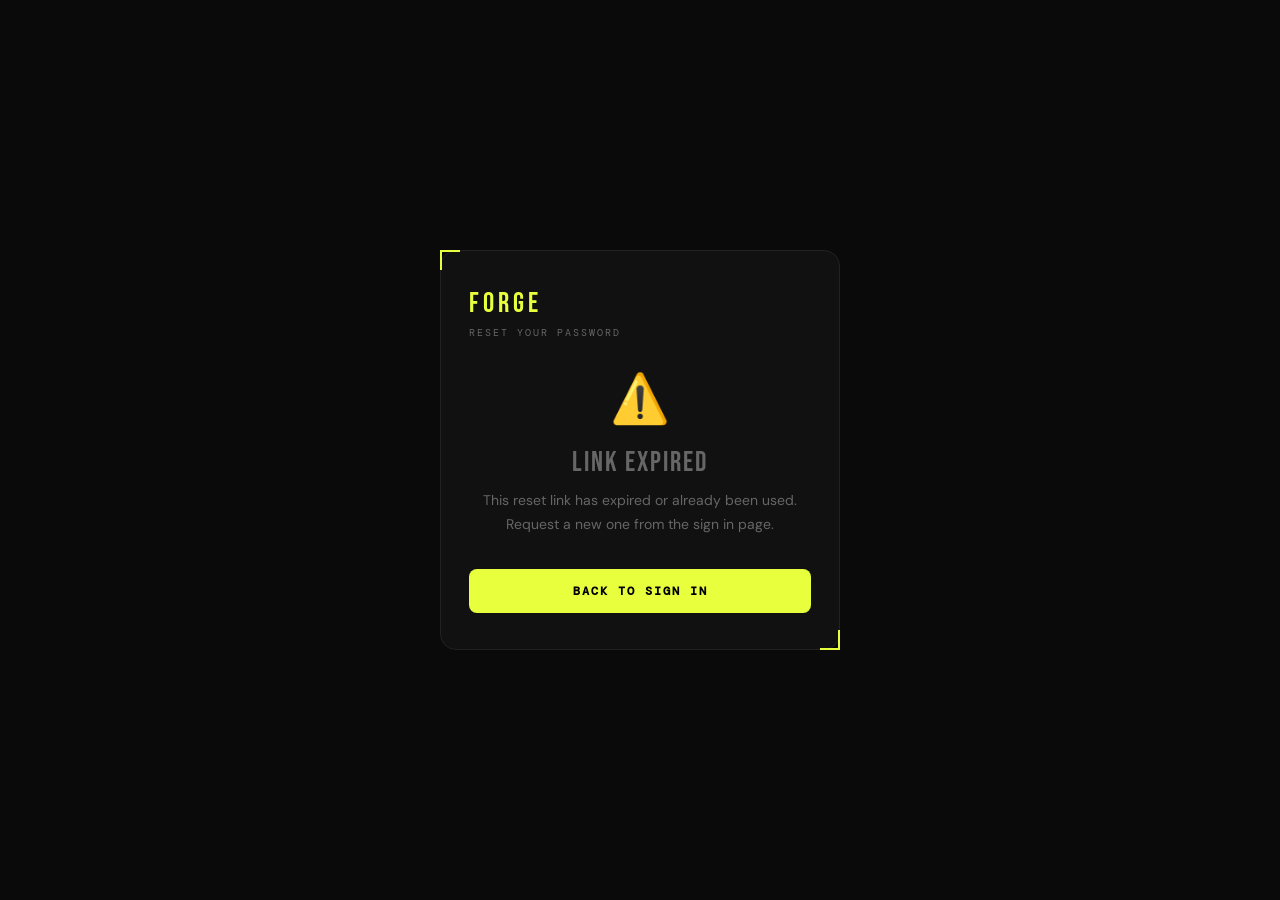
<file: reset-password.html>
<!DOCTYPE html>
<html lang="en" style="background:#0a0a0a">
<head>
<meta charset="UTF-8">
<meta name="viewport" content="width=device-width, initial-scale=1.0">
<meta name="theme-color" content="#0a0a0a">
<title>Reset Password — FORGE</title>
<link href="https://fonts.googleapis.com/css2?family=Bebas+Neue&family=DM+Mono:wght@300;400;500&family=DM+Sans:wght@300;400;500;600&display=swap" rel="stylesheet">
<style>
*,*::before,*::after{box-sizing:border-box;margin:0;padding:0}
:root{--bg:#0a0a0a;--surface:#111111;--border:#222222;--accent:#e8ff3d;--text:#f0f0f0;--muted:#666666;--red:#ff4444}
body{background:var(--bg);color:var(--text);font-family:'DM Sans',sans-serif;min-height:100vh;display:flex;align-items:center;justify-content:center;padding:24px}
.card{background:var(--surface);border:1px solid var(--border);border-radius:16px;padding:36px 28px;max-width:400px;width:100%;position:relative}
.card::before{content:'';position:absolute;top:-1px;left:-1px;width:20px;height:20px;border-top:2px solid var(--accent);border-left:2px solid var(--accent)}
.card::after{content:'';position:absolute;bottom:-1px;right:-1px;width:20px;height:20px;border-bottom:2px solid var(--accent);border-right:2px solid var(--accent)}
.logo{font-family:'Bebas Neue',sans-serif;font-size:28px;letter-spacing:4px;color:var(--accent);margin-bottom:6px}
.subtitle{font-family:'DM Mono',monospace;font-size:10px;color:var(--muted);letter-spacing:2px;text-transform:uppercase;margin-bottom:28px}
.label{font-family:'DM Mono',monospace;font-size:10px;color:var(--muted);letter-spacing:1px;text-transform:uppercase;margin-bottom:6px}
.field{margin-bottom:16px}
.input{width:100%;background:var(--bg);border:1px solid var(--border);border-radius:8px;padding:13px 44px 13px 14px;color:var(--text);font-family:'DM Sans',sans-serif;font-size:14px;outline:none;transition:border-color 0.15s}
.input:focus{border-color:var(--accent)}
.pw-wrap{position:relative}
.pw-toggle{position:absolute;right:12px;top:50%;transform:translateY(-50%);background:none;border:none;color:var(--muted);cursor:pointer;font-size:15px;padding:4px}
.btn{width:100%;background:var(--accent);color:#000;border:none;border-radius:8px;padding:14px;font-family:'DM Mono',monospace;font-size:12px;font-weight:700;letter-spacing:2px;text-transform:uppercase;cursor:pointer;margin-top:8px;transition:all 0.15s}
.btn:hover{box-shadow:0 4px 20px rgba(232,255,61,0.3)}
.btn:disabled{opacity:0.5;cursor:default}
.error{color:var(--red);font-family:'DM Mono',monospace;font-size:11px;margin-top:8px;display:none}
.success{text-align:center;display:none}
.success-icon{font-size:52px;margin-bottom:16px}
.success-title{font-family:'Bebas Neue',sans-serif;font-size:32px;letter-spacing:2px;color:var(--accent);margin-bottom:10px}
.success-msg{font-size:14px;color:var(--muted);line-height:1.7;margin-bottom:24px}
.btn-secondary{width:100%;background:var(--surface);color:var(--text);border:1px solid var(--border);border-radius:8px;padding:13px;font-family:'DM Mono',monospace;font-size:11px;letter-spacing:1px;cursor:pointer}
.invalid{text-align:center;display:none}
.invalid-icon{font-size:48px;margin-bottom:16px}
.invalid-title{font-family:'Bebas Neue',sans-serif;font-size:28px;letter-spacing:2px;color:var(--muted);margin-bottom:10px}
.invalid-msg{font-size:14px;color:var(--muted);line-height:1.7;margin-bottom:24px}
</style>
</head>
<body style="background:#0a0a0a">

<div class="card" id="card">
  <div class="logo">FORGE</div>
  <div class="subtitle">Reset your password</div>

  <!-- Reset form -->
  <div id="form-view">
    <div class="field">
      <div class="label">New Password</div>
      <div class="pw-wrap">
        <input class="input" type="password" id="new-password" placeholder="Min. 6 characters">
        <button class="pw-toggle" onclick="togglePw('new-password',this)" type="button">👁</button>
      </div>
    </div>
    <div class="field">
      <div class="label">Confirm Password</div>
      <div class="pw-wrap">
        <input class="input" type="password" id="confirm-password" placeholder="Repeat new password">
        <button class="pw-toggle" onclick="togglePw('confirm-password',this)" type="button">👁</button>
      </div>
    </div>
    <div class="error" id="form-error"></div>
    <button class="btn" id="submit-btn" onclick="submitReset()">Set New Password</button>
  </div>

  <!-- Success -->
  <div class="success" id="success-view">
    <div class="success-icon">✓</div>
    <div class="success-title">Password Updated</div>
    <div class="success-msg">Your password has been reset successfully. Sign in with your new password.</div>
    <button class="btn" onclick="goToSignIn()">Sign in</button>
  </div>

  <!-- Invalid/expired link -->
  <div class="invalid" id="invalid-view">
    <div class="invalid-icon">⚠️</div>
    <div class="invalid-title">Link Expired</div>
    <div class="invalid-msg">This reset link has expired or already been used. Request a new one from the sign in page.</div>
    <button class="btn" onclick="goToSignIn()">Back to sign in</button>
  </div>
</div>

<script>
const SUPABASE_URL = 'https://ozhtiqoregcwxkkxohbk.supabase.co';
const SUPABASE_ANON_KEY = 'eyJhbGciOiJIUzI1NiIsInR5cCI6IkpXVCJ9.eyJpc3MiOiJzdXBhYmFzZSIsInJlZiI6Im96aHRpcW9yZWdjd3hra3hvaGJrIiwicm9sZSI6ImFub24iLCJpYXQiOjE3NzQ3NjAxMTAsImV4cCI6MjA5MDMzNjExMH0.DrrZLUgLgtBTfSrhDC_acZ48ZrKQdqltBfAi_0-aTeI';

let _resetToken = null;

// Read token from URL hash — Supabase sends #access_token=...&type=recovery
(function() {
  const hash = window.location.hash.replace('#', '');
  const params = new URLSearchParams(hash);
  const token = params.get('access_token');
  const type = params.get('type');
  if (token && type === 'recovery') {
    _resetToken = token;
    history.replaceState(null, '', location.pathname);
  } else {
    // No valid token — show invalid view
    document.getElementById('form-view').style.display = 'none';
    document.getElementById('invalid-view').style.display = 'block';
  }
})();

function togglePw(id, btn) {
  const input = document.getElementById(id);
  const show = input.type === 'password';
  input.type = show ? 'text' : 'password';
  btn.textContent = show ? '🙈' : '👁';
}

function showError(msg) {
  const el = document.getElementById('form-error');
  el.textContent = msg;
  el.style.display = msg ? 'block' : 'none';
}

async function submitReset() {
  const newPw = document.getElementById('new-password').value;
  const confirmPw = document.getElementById('confirm-password').value;

  if (!newPw || newPw.length < 6) return showError('Password must be at least 6 characters.');
  if (newPw !== confirmPw) return showError('Passwords do not match.');
  showError('');

  const btn = document.getElementById('submit-btn');
  btn.disabled = true;
  btn.textContent = 'Saving...';

  try {
    const res = await fetch(SUPABASE_URL + '/auth/v1/user', {
      method: 'PUT',
      headers: {
        'Content-Type': 'application/json',
        'apikey': SUPABASE_ANON_KEY,
        'Authorization': 'Bearer ' + _resetToken
      },
      body: JSON.stringify({ password: newPw })
    });
    const data = await res.json();

    if (!res.ok || data.error) {
      btn.disabled = false;
      btn.textContent = 'Set New Password';
      const msg = data.error?.message || data.msg || 'Failed to reset. The link may have expired.';
      showError(msg);
      return;
    }

    // Success
    document.getElementById('form-view').style.display = 'none';
    document.getElementById('success-view').style.display = 'block';
  } catch(e) {
    btn.disabled = false;
    btn.textContent = 'Set New Password';
    showError('Connection error. Please try again.');
  }
}

function goToSignIn() {
  window.location.href = '/';
}
</script>
</body>
</html>
</file>
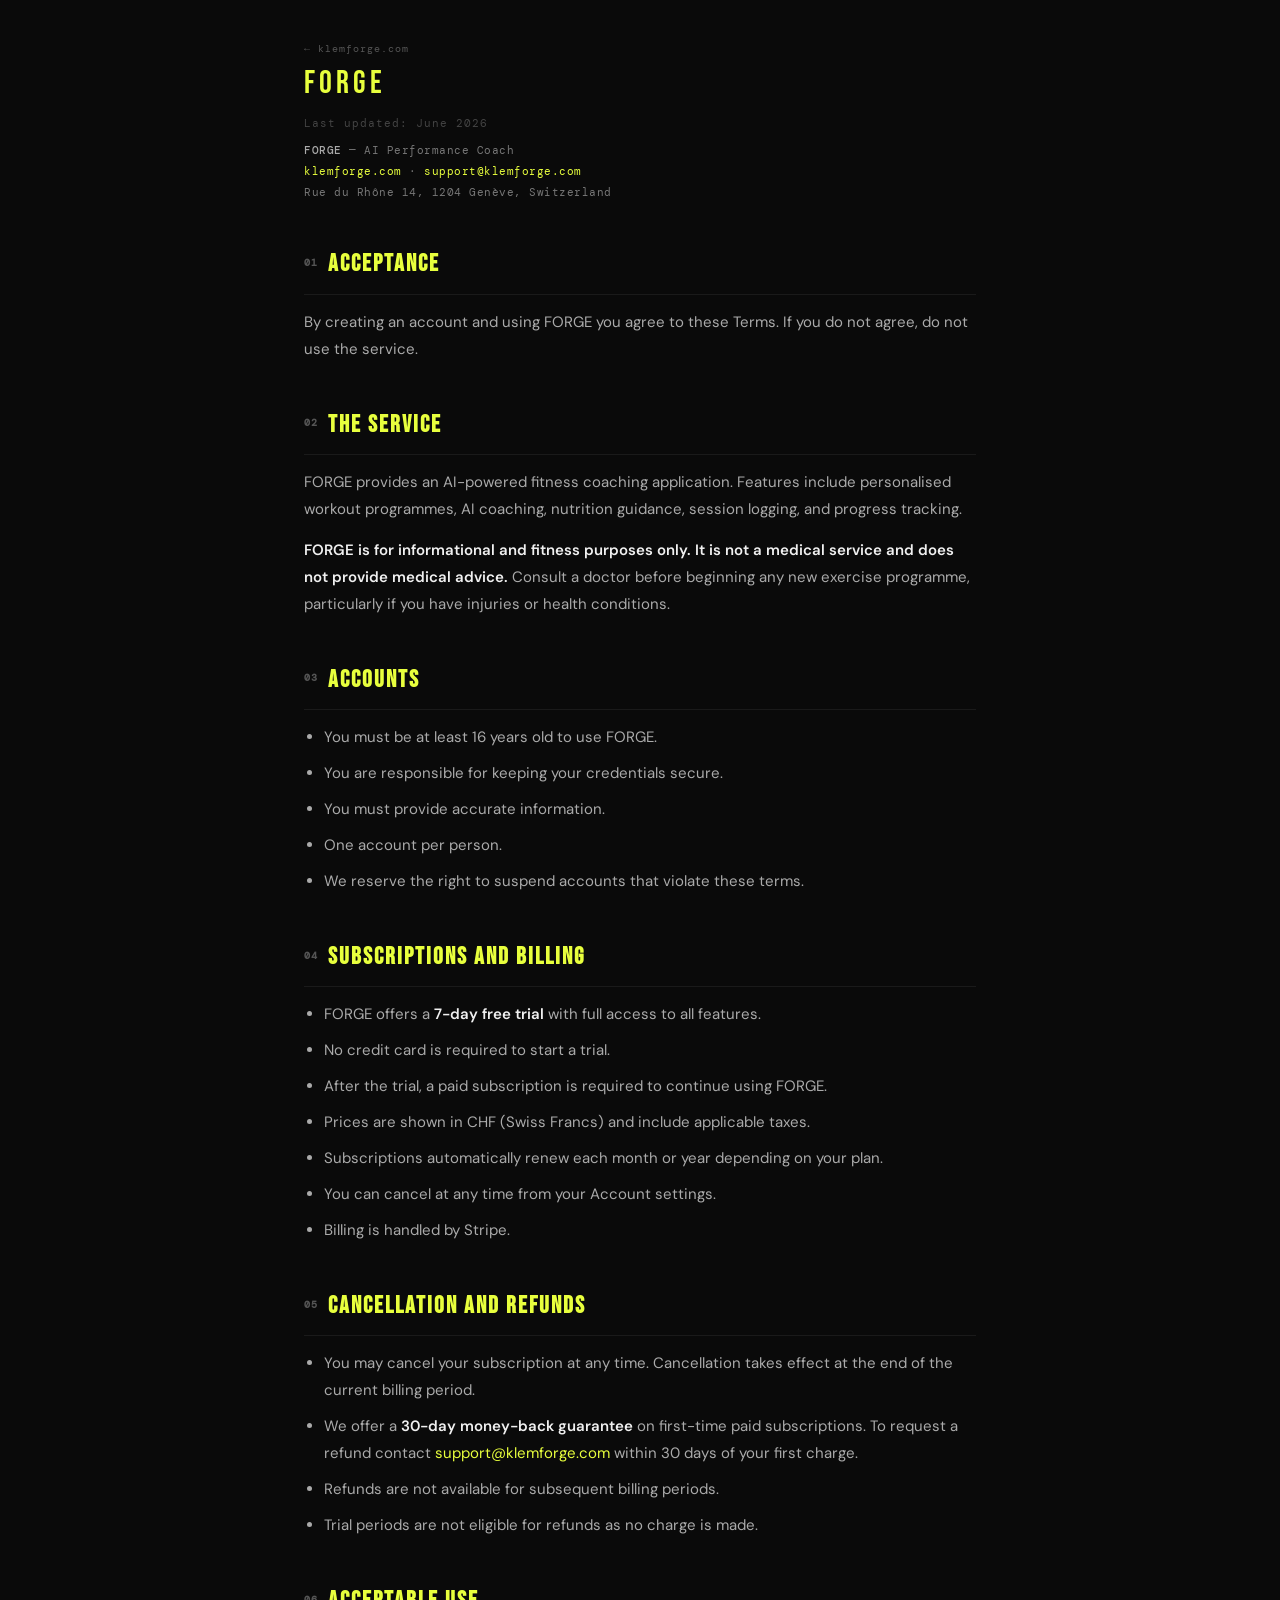
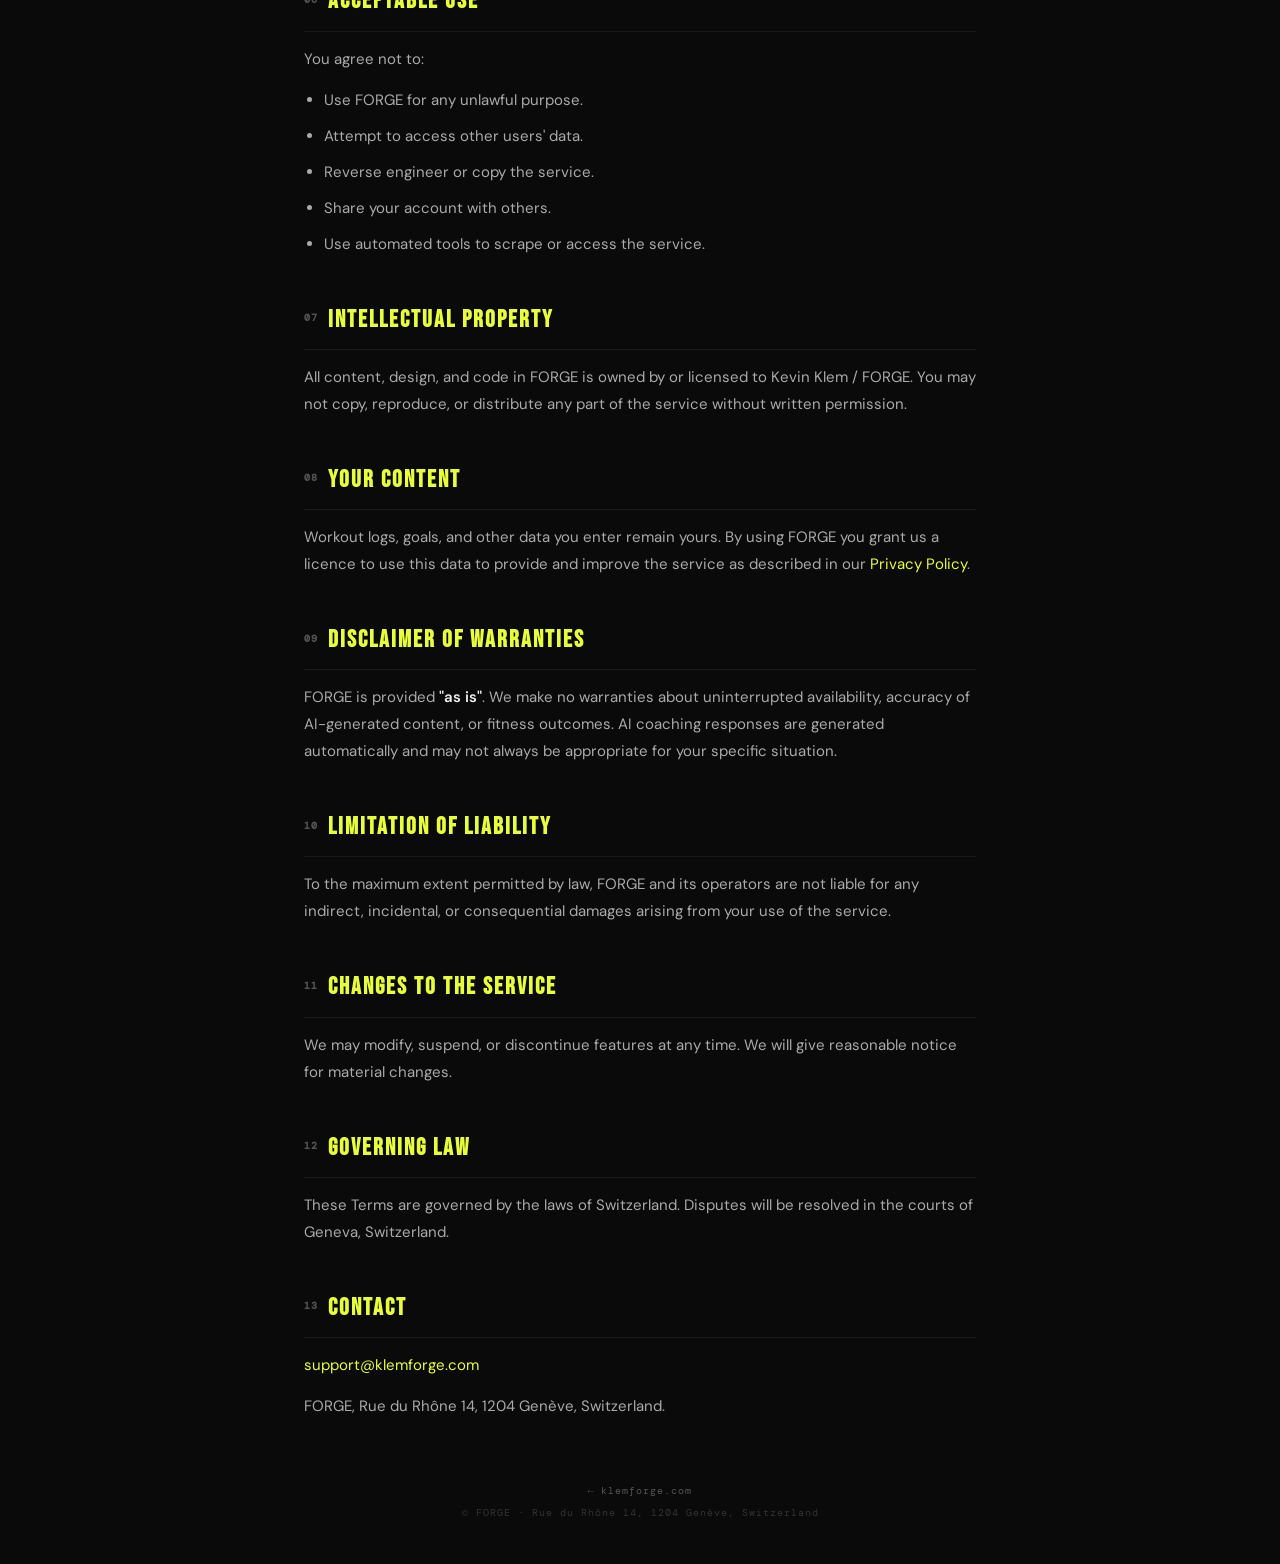
<file: terms.html>
<!DOCTYPE html>
<html lang="en">
<head>
  <meta charset="utf-8">
  <meta name="viewport" content="width=device-width, initial-scale=1">
  <meta name="color-scheme" content="dark">
  <title>Terms of Service — FORGE</title>
  <link rel="preconnect" href="https://fonts.googleapis.com">
  <link rel="preconnect" href="https://fonts.gstatic.com" crossorigin>
  <link href="https://fonts.googleapis.com/css2?family=Bebas+Neue&family=DM+Mono:wght@400;500&family=DM+Sans:wght@400;500;600&display=swap" rel="stylesheet">
  <style>
    * { box-sizing: border-box; }
    html { -webkit-text-size-adjust: 100%; }
    body {
      background: #0a0a0a;
      color: #f0f0f0;
      font-family: 'DM Sans', sans-serif;
      max-width: 720px;
      margin: 0 auto;
      padding: 40px 24px;
      line-height: 1.8;
      -webkit-font-smoothing: antialiased;
    }
    .top { display: flex; flex-direction: column; gap: 10px; margin-bottom: 6px; }
    .back { font-family: 'DM Mono', monospace; font-size: 10px; letter-spacing: 1px; color: #555; text-decoration: none; transition: color .15s; }
    .back:hover { color: #e8ff3d; }
    .wordmark { font-family: 'Bebas Neue', sans-serif; font-size: 32px; letter-spacing: 4px; color: #e8ff3d; line-height: 1; }
    .updated { font-family: 'DM Mono', monospace; font-size: 11px; color: #444; letter-spacing: 1px; margin: 14px 0 6px; }
    .meta { font-family: 'DM Mono', monospace; font-size: 11px; color: #777; letter-spacing: 0.5px; line-height: 1.9; }
    .meta b { color: #aaa; font-weight: 500; }
    h2 {
      font-family: 'Bebas Neue', sans-serif;
      font-size: 24px;
      letter-spacing: 2px;
      color: #e8ff3d;
      margin: 40px 0 14px;
      border-bottom: 1px solid #1a1a1a;
      padding-bottom: 8px;
    }
    h2 .num { font-family: 'DM Mono', monospace; font-size: 10px; color: #555; letter-spacing: 1px; margin-right: 10px; vertical-align: middle; }
    p, li { font-family: 'DM Sans', sans-serif; font-size: 15px; color: #aaa; line-height: 1.8; }
    p { margin: 0 0 14px; }
    ul { margin: 0 0 14px; padding-left: 20px; }
    li { margin-bottom: 9px; }
    strong { color: #f0f0f0; font-weight: 600; }
    a { color: #e8ff3d; text-decoration: none; }
    a:hover { text-decoration: underline; }
    .footer { font-family: 'DM Mono', monospace; font-size: 10px; color: #333; letter-spacing: 1px; text-align: center; margin-top: 60px; line-height: 2.2; }
    .footer a { color: #555; }
    .footer a:hover { color: #e8ff3d; text-decoration: none; }
    @media (max-width: 600px) {
      body { padding: 20px 16px; }
      .wordmark { font-size: 28px; }
      h2 { font-size: 22px; margin-top: 32px; }
    }
  </style>
</head>
<body>
  <div class="top">
    <a class="back" href="/">← klemforge.com</a>
    <div class="wordmark">FORGE</div>
  </div>
  <div class="updated">Last updated: June 2026</div>
  <div class="meta">
    <b>FORGE</b> — AI Performance Coach<br>
    <a href="https://klemforge.com">klemforge.com</a> · <a href="mailto:support@klemforge.com">support@klemforge.com</a><br>
    Rue du Rhône 14, 1204 Genève, Switzerland
  </div>

  <h2><span class="num">01</span>Acceptance</h2>
  <p>By creating an account and using FORGE you agree to these Terms. If you do not agree, do not use the service.</p>

  <h2><span class="num">02</span>The Service</h2>
  <p>FORGE provides an AI-powered fitness coaching application. Features include personalised workout programmes, AI coaching, nutrition guidance, session logging, and progress tracking.</p>
  <p><strong>FORGE is for informational and fitness purposes only. It is not a medical service and does not provide medical advice.</strong> Consult a doctor before beginning any new exercise programme, particularly if you have injuries or health conditions.</p>

  <h2><span class="num">03</span>Accounts</h2>
  <ul>
    <li>You must be at least 16 years old to use FORGE.</li>
    <li>You are responsible for keeping your credentials secure.</li>
    <li>You must provide accurate information.</li>
    <li>One account per person.</li>
    <li>We reserve the right to suspend accounts that violate these terms.</li>
  </ul>

  <h2><span class="num">04</span>Subscriptions and Billing</h2>
  <ul>
    <li>FORGE offers a <strong>7-day free trial</strong> with full access to all features.</li>
    <li>No credit card is required to start a trial.</li>
    <li>After the trial, a paid subscription is required to continue using FORGE.</li>
    <li>Prices are shown in CHF (Swiss Francs) and include applicable taxes.</li>
    <li>Subscriptions automatically renew each month or year depending on your plan.</li>
    <li>You can cancel at any time from your Account settings.</li>
    <li>Billing is handled by Stripe.</li>
  </ul>

  <h2><span class="num">05</span>Cancellation and Refunds</h2>
  <ul>
    <li>You may cancel your subscription at any time. Cancellation takes effect at the end of the current billing period.</li>
    <li>We offer a <strong>30-day money-back guarantee</strong> on first-time paid subscriptions. To request a refund contact <a href="mailto:support@klemforge.com">support@klemforge.com</a> within 30 days of your first charge.</li>
    <li>Refunds are not available for subsequent billing periods.</li>
    <li>Trial periods are not eligible for refunds as no charge is made.</li>
  </ul>

  <h2><span class="num">06</span>Acceptable Use</h2>
  <p>You agree not to:</p>
  <ul>
    <li>Use FORGE for any unlawful purpose.</li>
    <li>Attempt to access other users' data.</li>
    <li>Reverse engineer or copy the service.</li>
    <li>Share your account with others.</li>
    <li>Use automated tools to scrape or access the service.</li>
  </ul>

  <h2><span class="num">07</span>Intellectual Property</h2>
  <p>All content, design, and code in FORGE is owned by or licensed to Kevin Klem / FORGE. You may not copy, reproduce, or distribute any part of the service without written permission.</p>

  <h2><span class="num">08</span>Your Content</h2>
  <p>Workout logs, goals, and other data you enter remain yours. By using FORGE you grant us a licence to use this data to provide and improve the service as described in our <a href="/privacy.html">Privacy Policy</a>.</p>

  <h2><span class="num">09</span>Disclaimer of Warranties</h2>
  <p>FORGE is provided <strong>"as is"</strong>. We make no warranties about uninterrupted availability, accuracy of AI-generated content, or fitness outcomes. AI coaching responses are generated automatically and may not always be appropriate for your specific situation.</p>

  <h2><span class="num">10</span>Limitation of Liability</h2>
  <p>To the maximum extent permitted by law, FORGE and its operators are not liable for any indirect, incidental, or consequential damages arising from your use of the service.</p>

  <h2><span class="num">11</span>Changes to the Service</h2>
  <p>We may modify, suspend, or discontinue features at any time. We will give reasonable notice for material changes.</p>

  <h2><span class="num">12</span>Governing Law</h2>
  <p>These Terms are governed by the laws of Switzerland. Disputes will be resolved in the courts of Geneva, Switzerland.</p>

  <h2><span class="num">13</span>Contact</h2>
  <p><a href="mailto:support@klemforge.com">support@klemforge.com</a></p>
  <p>FORGE, Rue du Rhône 14, 1204 Genève, Switzerland.</p>

  <div class="footer">
    <a href="/">← klemforge.com</a><br>
    © FORGE · Rue du Rhône 14, 1204 Genève, Switzerland
  </div>
</body>
</html>
</file>
